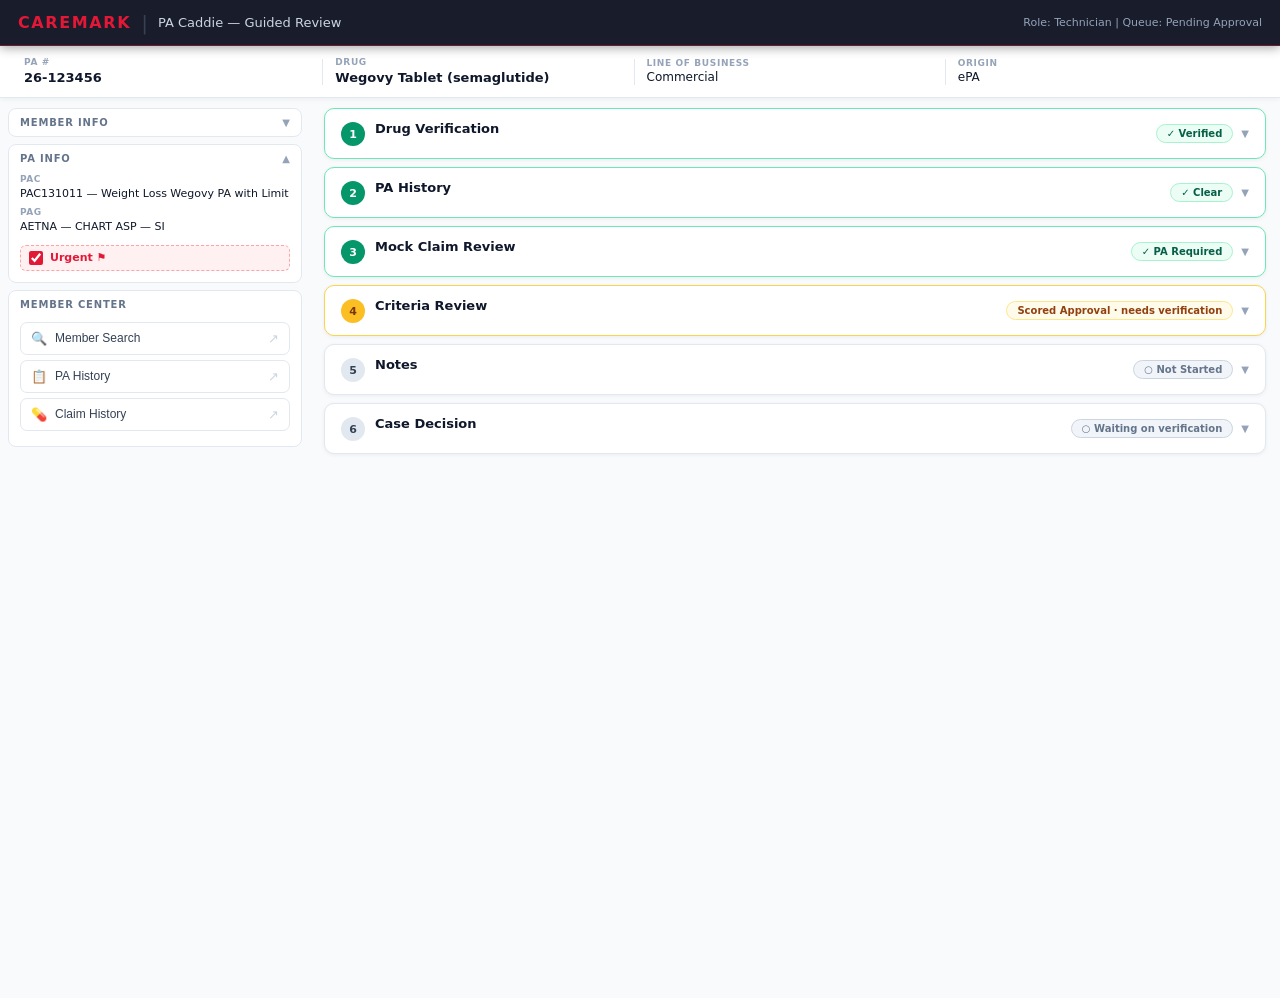
<file: pa_caddie_v4.html>
<!DOCTYPE html>
<html lang="en">
<head>
<meta charset="UTF-8">
<meta name="viewport" content="width=device-width,initial-scale=1">
<title>PA Caddie — Guided Review</title>
<style>
*,*::before,*::after{box-sizing:border-box;margin:0;padding:0}
:root{
  --red:#e31837;--navy:#181c2b;--blue:#2563eb;--blue-lt:#eff6ff;
  --teal:#0284c7;--teal-lt:#e0f2fe;--green:#059669;--green-lt:#ecfdf5;
  --amber:#d97706;--amber-lt:#fffbeb;
  --g50:#f8fafc;--g100:#f1f5f9;--g200:#e2e8f0;--g300:#cbd5e1;
  --g400:#94a3b8;--g500:#64748b;--g700:#334155;--g900:#0f172a;
  --white:#fff;--bar:46px;--strip:52px;--layout-top:98px;
  font-family:'Segoe UI',system-ui,-apple-system,sans-serif;
  font-size:13px;color:var(--g900);
}
/* ─── APPBAR ─────────────────────────────────────── */
.appbar{position:fixed;top:0;left:0;right:0;height:var(--bar);background:var(--navy);border-bottom:1.5px solid rgba(227,24,55,.45);display:flex;align-items:center;padding:0 18px;gap:10px;z-index:300;box-shadow:0 2px 10px rgba(0,0,0,.35)}
.brand{color:var(--red);font-weight:800;font-size:16px;letter-spacing:.1em}
.bar-sep{color:#374151;font-size:20px;font-weight:100}
.bar-title{color:#cbd5e1;font-size:13px;font-weight:400}
.bar-right{margin-left:auto;display:flex;align-items:center;gap:12px}
.bar-role{color:#94a3b8;font-size:11px}
.demo-pill{display:flex;align-items:center;gap:5px;background:rgba(255,255,255,.07);border:1px solid rgba(255,255,255,.14);border-radius:20px;padding:2px 10px 2px 8px}
.demo-lbl{color:#64748b;font-size:9px;text-transform:uppercase;letter-spacing:.07em;flex-shrink:0}
.demo-sel{background:transparent;color:#cbd5e1;border:none;font-size:11px;cursor:pointer;outline:none}
.demo-sel option{background:#1e293b;color:#fff}
/* ─── STRIP ──────────────────────────────────────── */
.strip{position:fixed;top:var(--bar);left:0;right:0;height:var(--strip);background:var(--white);border-bottom:1px solid var(--g200);box-shadow:0 1px 6px rgba(0,0,0,.06);z-index:200;display:flex;align-items:center;padding:0 24px;overflow-x:auto;scrollbar-width:none}
.strip::-webkit-scrollbar{display:none}
.sf{flex:1;min-width:0;display:flex;flex-direction:column;padding:0 12px}
.sf:first-child{padding-left:0}
.sf-lbl{font-size:9px;font-weight:700;color:var(--g400);text-transform:uppercase;letter-spacing:.07em;line-height:1.1;margin-bottom:2px}
.sf-val{font-size:12px;color:var(--g900);white-space:nowrap;overflow:hidden;text-overflow:ellipsis}
.sf-val.b{font-weight:700;font-size:13px}
.strip-div{width:1px;height:26px;background:var(--g200);flex-shrink:0}
/* ─── LEG BAR ────────────────────────────────────── */
.leg-bar{position:fixed;top:calc(var(--bar) + var(--strip));left:0;right:0;background:var(--white);border-bottom:1px solid var(--g200);padding:5px 16px;display:flex;align-items:center;gap:6px;height:36px;z-index:190}
.ltab{padding:3px 12px;border-radius:5px;border:1px solid var(--g200);background:var(--white);color:var(--g700);font-size:11px;font-weight:500;cursor:pointer;transition:all .12s}
.ltab.act{background:var(--navy);color:var(--white);border-color:var(--navy)}
.ltab:hover:not(.act){background:var(--g50)}
.ai-dot{display:inline-block;background:#f59e0b;color:#fff;font-size:8px;font-weight:800;padding:1px 5px;border-radius:8px;margin-right:3px}
/* ─── LAYOUT ─────────────────────────────────────── */
.layout{display:flex;background:var(--g50);min-height:100vh;margin-top:var(--layout-top)}
/* ─── LEFT RAIL ──────────────────────────────────── */
.left-rail{width:310px;min-width:240px;padding:10px 8px;display:flex;flex-direction:column;gap:7px;position:sticky;top:var(--layout-top);max-height:calc(100vh - var(--layout-top));overflow-y:auto;scrollbar-width:thin;align-self:flex-start}
.lsec{background:var(--white);border:1px solid var(--g200);border-radius:8px;overflow:visible}
.lsec-hdr{display:flex;align-items:center;justify-content:space-between;padding:8px 11px;cursor:pointer;user-select:none;border-radius:8px}
.lsec-hdr:hover{background:var(--g50)}
.lsec-ttl{font-size:10px;font-weight:700;color:var(--g500);text-transform:uppercase;letter-spacing:.08em}
.lsec-icon{font-size:10px;color:var(--g400)}
.lsec-body{padding:2px 11px 11px}
.mgrid{display:flex;flex-direction:column;gap:4px}
.mr{display:flex;align-items:baseline;gap:6px}
.ml{font-size:10px;color:var(--g400);font-weight:600;min-width:54px;flex-shrink:0}
.mv{font-size:12px;color:var(--g900)}
.pai-grid{display:flex;flex-direction:column;gap:6px}
.pairow{display:flex;flex-direction:column;gap:2px}
.pail{font-size:9px;font-weight:700;color:var(--g400);text-transform:uppercase;letter-spacing:.06em}
.paiv{font-size:11px;color:var(--g900);line-height:1.4}
.urgent-row{display:flex;align-items:center;gap:7px;margin-top:4px;padding:5px 8px;border-radius:6px;border:1.5px dashed var(--g200);cursor:pointer}
.urgent-row:hover{background:var(--g50)}
.urgent-cb{width:14px;height:14px;cursor:pointer;accent-color:var(--red)}
.urgent-lbl{font-size:11px;color:var(--g700);font-weight:600;cursor:pointer;user-select:none}
.urgent-row.is-urgent{border-color:#fca5a5;background:#fff1f2}
.urgent-row.is-urgent .urgent-lbl{color:var(--red)}
.mc-btns{display:flex;flex-direction:column;gap:5px;padding:2px 0 4px}
.mc-btn{display:flex;align-items:center;gap:8px;width:100%;padding:8px 10px;background:var(--white);border:1.5px solid var(--g200);border-radius:7px;color:var(--g700);font-size:12px;font-weight:500;cursor:pointer;text-align:left;transition:all .12s}
.mc-btn:hover{background:var(--blue-lt);border-color:#93c5fd;color:var(--blue)}
.mc-ico{font-size:13px;line-height:1}
.mc-lbl{flex:1}
.mc-arr{font-size:13px;color:var(--g300);transition:color .12s}
.mc-btn:hover .mc-arr{color:var(--blue)}
/* ─── WORKFLOW MAIN ───────────────────────────────── */
.wf-main{flex:1;min-width:0;padding:10px 14px 24px}
.wf-steps{display:flex;flex-direction:column;gap:8px}
/* ─── STEP CARD ───────────────────────────────────── */
.wf-step{background:var(--white);border:1px solid var(--g200);border-radius:10px;box-shadow:0 1px 4px rgba(15,23,42,.06);overflow:hidden;transition:box-shadow .15s}
.wf-step.wf-active{border-color:#93c5fd;box-shadow:0 0 0 2px rgba(37,99,235,.08),0 1px 4px rgba(15,23,42,.06)}
.wf-step.wf-done{border-color:#6ee7b7}
.wf-step.wf-locked{opacity:.55;pointer-events:none}
.wf-step-hdr{display:flex;align-items:center;justify-content:space-between;padding:12px 16px;cursor:pointer;user-select:none;gap:12px}
.wf-step-hdr:hover{background:var(--g50)}
.wf-step-hdr.no-toggle{cursor:default}
.wf-step-hdr.no-toggle:hover{background:transparent}
.wf-step-left{display:flex;align-items:flex-start;gap:10px;flex:1;min-width:0}
.wf-step-num{width:24px;height:24px;border-radius:50%;background:var(--g200);color:var(--g700);font-size:11px;font-weight:800;display:flex;align-items:center;justify-content:center;flex-shrink:0;margin-top:1px}
.wf-step.wf-active .wf-step-num{background:var(--blue);color:#fff}
.wf-step.wf-done .wf-step-num{background:var(--green);color:#fff}
.wf-step.wf-input{border-color:#fcd34d}
.wf-step.wf-input .wf-step-num{background:#fbbf24;color:#78350f}
.wf-step-meta{flex:1;min-width:0}
.wf-step-title{font-size:13px;font-weight:700;color:var(--g900)}
.wf-step-sub{font-size:11px;color:var(--g500);margin-top:2px;white-space:nowrap;overflow:hidden;text-overflow:ellipsis}
.wf-step-right{display:flex;align-items:center;gap:8px;flex-shrink:0}
.wf-chev{font-size:10px;color:var(--g400)}
/* ─── STATUS BADGES ───────────────────────────────── */
.wf-status{font-size:10px;font-weight:700;padding:3px 10px;border-radius:20px;white-space:nowrap}
.st-verified{background:var(--green-lt);color:#065f46;border:1px solid #a7f3d0}
.st-complete{background:var(--green-lt);color:#065f46;border:1px solid #a7f3d0}
.st-active{background:var(--blue-lt);color:#1e40af;border:1px solid #93c5fd}
.st-review{background:var(--amber-lt);color:#92400e;border:1px solid #fde68a}
.st-pending{background:var(--g100);color:var(--g500);border:1px solid var(--g300)}
.st-warning{background:#fffbeb;color:#92400e;border:1px solid #fde68a}
.st-approved{background:var(--green-lt);color:#065f46;border:1px solid #a7f3d0}
.st-denied{background:#fee2e2;color:#991b1b;border:1px solid #fca5a5}
/* ─── STEP BODY ───────────────────────────────────── */
.wf-step-body{padding:0 16px 16px;border-top:1px solid var(--g100)}
/* ─── INSIGHT ROW ─────────────────────────────────── */
.wf-insight{display:flex;align-items:flex-start;gap:10px;padding:10px 0 8px}
.wf-insight-icon{font-size:15px;line-height:1;flex-shrink:0;padding-top:1px}
.wf-insight-txt{font-size:12px;color:var(--g700);line-height:1.55}
/* ─── DRUG VERIFY BADGES ──────────────────────────── */
.wf-badges{display:flex;gap:8px;flex-wrap:wrap;margin-bottom:8px}
.wf-badge{display:inline-flex;align-items:center;gap:5px;padding:4px 10px;border-radius:6px;font-size:11px;font-weight:600}
.wb-drug{background:#f3f4f6;color:#374151;border:1px solid #d1d5db}
.wb-ndc{background:#f3f4f6;color:#374151;border:1px solid #d1d5db}
/* ─── EXPAND TOGGLE ───────────────────────────────── */
.wf-toggle-btn{display:inline-flex;align-items:center;gap:5px;background:none;border:none;color:var(--teal);font-size:11px;font-weight:600;cursor:pointer;padding:3px 0;transition:color .12s}
.wf-toggle-btn:hover{color:var(--blue)}
.wf-sub-section{margin-top:10px;padding:12px;background:var(--g50);border:1px solid var(--g200);border-radius:7px}
.wf-sub-ttl{font-size:10px;font-weight:700;color:var(--g500);text-transform:uppercase;letter-spacing:.06em;margin-bottom:8px}
/* ─── DRUG EDIT FORM ──────────────────────────────── */
.de-row{display:flex;flex-direction:column;gap:3px;margin-bottom:8px}
.de-lbl{font-size:9px;font-weight:700;color:var(--g500);text-transform:uppercase;letter-spacing:.06em}
.de-val{font-size:12px;color:var(--g900);background:var(--white);border:1.5px solid var(--g200);border-radius:5px;padding:5px 9px}
.de-sel{font-size:12px;color:var(--g900);background:var(--white);border:1.5px solid var(--g200);border-radius:5px;padding:5px 9px;cursor:pointer;width:100%}
.de-sel:focus{outline:none;border-color:var(--blue)}
/* ─── MOCK CLAIM ──────────────────────────────────── */
.mc-form{display:flex;flex-direction:column;gap:10px}
.mc-form-row{display:flex;gap:12px;flex-wrap:wrap}
.mcf{display:flex;flex-direction:column;gap:3px;flex:1;min-width:130px}
.mcf-lbl{font-size:9px;font-weight:700;color:var(--g500);text-transform:uppercase;letter-spacing:.06em}
.mcf-inp{padding:6px 9px;border:1.5px solid var(--g200);border-radius:5px;font-size:12px;font-family:inherit;color:var(--g900);background:var(--white)}
.mcf-inp:focus{outline:none;border-color:var(--blue)}
.mcf-sel{padding:6px 9px;border:1.5px solid var(--g200);border-radius:5px;font-size:12px;font-family:inherit;color:var(--g900);background:var(--white);cursor:pointer;width:100%}
.mc-run-btn{align-self:flex-start;padding:7px 20px;background:var(--blue);color:#fff;border:none;border-radius:6px;font-size:12px;font-weight:600;cursor:pointer;transition:background .12s}
.mc-run-btn:hover{background:#1d4ed8}
.mc-result-area{margin-top:10px;background:var(--white);border:1px solid var(--g200);border-radius:7px;overflow:hidden}
.mc-tabs{display:flex;border-bottom:1px solid var(--g200);background:var(--g50)}
.mc-tab{padding:7px 14px;font-size:11px;font-weight:600;color:var(--g500);cursor:pointer;background:none;border:none;border-bottom:2px solid transparent;transition:all .12s}
.mc-tab:hover{background:var(--g100)}
.mc-tab.act{color:var(--blue);border-bottom:2px solid var(--blue);background:var(--white)}
.mc-tab-ico{margin-right:3px}
.mc-res-body{padding:12px}
.mc-res-lbl{font-size:9px;font-weight:700;color:var(--g500);text-transform:uppercase;letter-spacing:.06em;margin-bottom:4px}
.mc-res-txt{font-size:11px;color:var(--g700);background:var(--g50);border:1px solid var(--g200);border-radius:5px;padding:8px 10px;white-space:pre-wrap;word-break:break-word;min-height:56px;margin-bottom:8px;line-height:1.55}
.mc-settle{font-size:11px;color:var(--g700);background:var(--g50);border:1px solid var(--g200);border-radius:5px;padding:6px 10px;margin-top:4px}
.mc-settle-lbl{font-size:9px;font-weight:700;color:var(--g500);text-transform:uppercase;letter-spacing:.06em;margin-bottom:2px}
/* ─── PA HISTORY STEP ─────────────────────────────── */
.dup-alert{background:#fffbeb;border:1px solid #fde68a;border-radius:7px;padding:10px 12px;display:flex;align-items:flex-start;gap:9px;margin:8px 0}
.dup-ico{font-size:15px;flex-shrink:0}
.dup-ttl{font-size:12px;font-weight:700;color:#92400e;margin-bottom:2px}
.dup-detail{font-size:11px;color:#78350f;line-height:1.45}
.ph-clear{display:flex;align-items:center;gap:8px;padding:8px 0;font-size:12px;color:var(--g500)}
.ph-table{width:100%;border-collapse:collapse;font-size:12px;margin-top:10px}
.ph-table th{text-align:left;padding:6px 10px;background:var(--g50);border-bottom:2px solid var(--g200);font-size:9px;font-weight:700;color:var(--g500);text-transform:uppercase;letter-spacing:.06em}
.ph-table td{padding:7px 10px;border-bottom:1px solid var(--g100);color:var(--g900);vertical-align:middle}
.ph-table tr:last-child td{border-bottom:none}
.ph-table tbody tr:hover td{background:var(--g50)}
.ph-cur td{background:var(--blue-lt)}
.ph-cur-chip{font-size:9px;font-weight:700;padding:1px 5px;background:var(--blue);color:#fff;border-radius:4px;margin-left:5px}
.ph-a{color:var(--green);font-weight:700}
.ph-d{color:var(--red);font-weight:700}
.ph-r{color:var(--amber);font-weight:700}
/* ─── CRITERIA ────────────────────────────────────── */
.crit-nm{font-size:11px;font-weight:600;color:var(--g500);margin-bottom:10px;display:block}
.notice{border-radius:6px;padding:7px 10px;display:flex;gap:8px;align-items:flex-start;font-size:11px;margin-bottom:8px}
.n-fallout{background:#fffbeb;border:1px solid #fde68a;color:#92400e}
.n-dup{background:var(--blue-lt);border:1px solid #bfdbfe;color:#1e40af}
.n-icon{font-size:13px;flex-shrink:0}
.qlist{display:flex;flex-direction:column;gap:5px;margin-bottom:10px}
.qcard{border:1px solid var(--g200);border-radius:7px;background:var(--white);overflow:hidden}
.qcard.qdoc{border-left:3px solid var(--amber)}
.qhdr{display:flex;align-items:center;gap:7px;padding:8px 12px;cursor:pointer}
.qhdr:hover{background:var(--g50)}
.qn{font-size:10px;font-weight:800;color:var(--g400);width:22px;flex-shrink:0}
.qs{font-size:12px;font-weight:500;color:var(--g900);flex:1;min-width:0}
.dbadge{font-size:9px;font-weight:700;padding:1px 7px;border-radius:9px;white-space:nowrap;background:var(--amber-lt);color:#92400e;border:1px solid #fcd34d}
.crbadge{font-size:9px;font-weight:700;padding:1px 7px;border-radius:9px;white-space:nowrap;background:#eff6ff;color:#1e40af;border:1px solid #bfdbfe}
.abadge{font-size:9px;font-weight:700;padding:1px 7px;border-radius:9px;white-space:nowrap;background:var(--green-lt);color:#065f46;border:1px solid #6ee7b7}
.achip{font-size:10px;font-weight:700;padding:2px 9px;border-radius:9px;white-space:nowrap}
.cy{background:var(--g200);color:var(--g700)}
.cn{background:var(--g200);color:var(--g700)}
.qchev{font-size:10px;color:var(--g400);flex-shrink:0}
.qbody{padding:0 12px 11px;border-top:1px solid var(--g100)}
.qfull{font-size:11px;color:var(--g700);line-height:1.65;margin:9px 0 8px}
.ansrow{display:flex;gap:7px;margin-bottom:8px}
.abtn{padding:5px 20px;border-radius:5px;border:1.5px solid var(--g200);background:var(--white);color:var(--g700);font-size:12px;font-weight:600;cursor:pointer;transition:all .1s}
.abtn:hover{background:var(--g50)}
.ay{background:var(--g200);border-color:var(--g500);color:var(--g900)}
.an{background:var(--g200);border-color:var(--g500);color:var(--g900)}
.qact{background:var(--amber-lt);border:1px solid #fde68a;border-radius:5px;padding:6px 9px;font-size:11px;color:#78350f;font-weight:600;margin-bottom:5px}
.qnote{background:var(--g50);border:1px solid var(--g200);border-radius:5px;padding:6px 9px;font-size:11px;color:var(--g700);margin-bottom:5px}
.qev{background:var(--green-lt);border:1px solid #a7f3d0;border-radius:5px;padding:5px 9px;font-size:11px;color:#065f46;margin-bottom:5px}
.qev-green{background:var(--green-lt);border:1px solid #a7f3d0;border-radius:5px;padding:5px 9px;font-size:11px;color:#065f46;margin-bottom:5px}
.qev-amber{background:#fffbeb;border:1px solid #fcd34d;border-radius:5px;padding:5px 9px;font-size:11px;color:#92400e;margin-bottom:5px}
.nlbl,.evlbl{font-weight:700}
.doc-view-btn{display:inline-flex;align-items:center;gap:5px;margin-top:4px;margin-bottom:2px;padding:4px 12px;background:var(--teal-lt);color:var(--teal);border:1.5px solid #7dd3fc;border-radius:6px;font-size:11px;font-weight:600;cursor:pointer;transition:all .12s}
.doc-view-btn:hover{background:#bae6fd}
.calc{background:var(--blue-lt);border:1px solid #bfdbfe;border-radius:6px;padding:8px 10px;margin-bottom:9px}
.calc-fields{display:flex;gap:12px;align-items:flex-end;flex-wrap:wrap}
.cf{display:flex;flex-direction:column;gap:3px}
.clbl{font-size:9px;font-weight:700;color:var(--blue);text-transform:uppercase;letter-spacing:.06em}
.cinp{width:108px;padding:5px 8px;border:1.5px solid #bfdbfe;border-radius:5px;font-size:13px;background:var(--white)}
.cinp:focus{outline:none;border-color:var(--blue)}
.cres{display:flex;flex-direction:column;gap:2px;padding:5px 8px;background:var(--white);border:1.5px solid #bfdbfe;border-radius:5px;min-width:88px}
.cpass{color:var(--green);font-size:14px;font-weight:800}
.cfail{color:var(--red);font-size:14px;font-weight:800}
.csub{font-size:9px;color:var(--g400)}
.calc-hint{font-size:11px;color:var(--g700);margin-bottom:7px}
.qcomment{display:inline-block;margin:2px 0 9px;padding:6px 11px;border:1.5px dashed var(--g300);border-radius:9px;background:var(--g100);font-size:12px;color:var(--g700)}
.calc-confirm{align-self:flex-end;padding:7px 16px;background:var(--blue);color:#fff;border:none;border-radius:6px;font-size:12px;font-weight:600;cursor:pointer}
.calc-confirm:hover:not(:disabled){background:#1d4ed8}
.calc-confirm:disabled{background:var(--g200);color:var(--g400);cursor:not-allowed}
.calc-rec{font-size:11px;color:#065f46;font-weight:600;margin-top:7px}
.crit-foot{border-top:1px solid var(--g100);padding-top:10px;display:flex;flex-direction:column;align-items:flex-start;gap:8px}
.foot-btns{display:flex;gap:7px;flex-wrap:wrap}
.btn-c{background:var(--white);color:var(--red);border:1.5px solid var(--red);border-radius:6px;padding:7px 16px;font-size:12px;font-weight:600;cursor:pointer}
.btn-c:hover{background:#fff1f2}
.score-sep{width:100%;border:none;border-top:1px solid var(--g200);margin:0}
.score-row{width:100%;display:flex;justify-content:center;padding:2px 0 4px}
.score-chip{display:inline-flex;align-items:center;padding:9px 42px;border-radius:8px;font-size:19px;font-weight:800;letter-spacing:.01em;white-space:nowrap}
.sc-a{background:var(--green-lt);color:#065f46;border:1.5px solid #6ee7b7}
.sc-d{background:#fee2e2;color:#991b1b;border:1.5px solid #fca5a5}
.btn-continue{background:var(--green);color:#fff;border:none;border-radius:6px;padding:8px 20px;font-size:12px;font-weight:700;cursor:pointer;display:flex;align-items:center;gap:6px;transition:background .12s}
.btn-continue:hover{background:#047857}
/* ─── MOCK CLAIM OUTCOME ──────────────────────── */
.mc-outcome{border-radius:7px;padding:11px 14px;margin-bottom:10px;display:flex;flex-direction:column;gap:4px}
.mc-outcome-reject{background:#fee2e2;border:1.5px solid #fca5a5}
.mc-outcome-clear{background:var(--green-lt);border:1.5px solid #6ee7b7}
.mc-outcome-code{font-size:13px;font-weight:700}
.mc-code-reject{color:#991b1b}
.mc-code-clear{color:#065f46}
.mc-outcome-detail{font-size:11px;color:var(--g500);margin-top:1px}
.mc-interp{font-size:11px;color:var(--g700);margin-top:3px;font-style:italic}
/* ─── NOTES STEP ──────────────────────────────────── */
.notes-wrap{position:relative;margin-bottom:5px}
.notes-ta{width:100%;min-height:90px;padding:10px 84px 10px 12px;border:1.5px solid var(--g200);border-radius:7px;font-size:12px;font-family:inherit;resize:vertical;color:var(--g900);line-height:1.6}
.notes-ta:focus{outline:none;border-color:var(--blue);box-shadow:0 0 0 2px rgba(37,99,235,.1)}
.gen-btn{position:absolute;right:8px;top:50%;transform:translateY(-50%);background:var(--white);color:var(--teal);border:1.5px solid #7dd3fc;border-radius:6px;padding:7px 6px;font-size:9px;font-weight:700;letter-spacing:.04em;text-transform:uppercase;cursor:pointer;width:68px;text-align:center;line-height:1.35}
.gen-btn:hover{background:var(--teal-lt)}
.ncount{font-size:10px;color:var(--g400);margin-bottom:8px}
/* ─── CASE DECISION ───────────────────────────────── */
.dec-rec{background:var(--green-lt);border:1px solid #a7f3d0;border-radius:7px;padding:12px 14px;margin-bottom:12px;display:flex;align-items:flex-start;gap:10px}
.dec-rec.dec-deny-rec{background:#fff1f2;border-color:#fca5a5}
.dec-rec-ico{font-size:18px;flex-shrink:0}
.dec-rec-body{}
.dec-rec-ttl{font-size:13px;font-weight:700;color:#065f46;margin-bottom:2px}
.dec-deny-rec .dec-rec-ttl{color:#991b1b}
.dec-rec-sub{font-size:11px;color:#047857}
.dec-deny-rec .dec-rec-sub{color:#b91c1c}
.dec-q{font-size:13px;font-weight:600;color:var(--g900);margin-bottom:10px}
.dec-btns{display:flex;gap:8px;flex-wrap:wrap;margin-bottom:4px}
.dec-yes{padding:9px 28px;background:var(--green);color:#fff;border:none;border-radius:6px;font-size:13px;font-weight:700;cursor:pointer;transition:background .12s}
.dec-yes:hover{background:#047857}
.dec-no{padding:9px 24px;background:var(--white);color:var(--g700);border:1.5px solid var(--g200);border-radius:6px;font-size:13px;font-weight:600;cursor:pointer;transition:background .12s}
.dec-no:hover{background:var(--g50)}
.dec-confirm-box{background:#eff6ff;border:1px solid #bfdbfe;border-radius:7px;padding:12px 14px;margin-bottom:10px}
.dec-confirm-ttl{font-size:12px;font-weight:700;color:#1e40af;margin-bottom:8px}
.dec-confirm-btns{display:flex;gap:8px}
.dec-confirm-btn{padding:8px 20px;background:var(--green);color:#fff;border:none;border-radius:6px;font-size:12px;font-weight:700;cursor:pointer;transition:background .12s}
.dec-confirm-btn:hover{background:#047857}
.dec-back-btn{padding:8px 16px;background:var(--white);color:var(--g700);border:1.5px solid var(--g200);border-radius:6px;font-size:12px;font-weight:600;cursor:pointer;transition:background .12s}
.dec-back-btn:hover{background:var(--g50)}
.dec-alt-list{display:flex;flex-direction:column;gap:6px;margin-top:8px}
.dec-alt-btn{padding:8px 14px;background:var(--white);color:var(--g700);border:1.5px solid var(--g200);border-radius:6px;font-size:12px;font-weight:500;cursor:pointer;text-align:left;transition:all .12s}
.dec-alt-btn:hover{background:var(--g50);border-color:var(--g300)}
.dec-alt-btn.selected{background:var(--blue-lt);border-color:#93c5fd;color:#1e40af;font-weight:600}
.dec-alt-confirm-box{background:#fff1f2;border:1px solid #fca5a5;border-radius:7px;padding:12px 14px;margin-top:10px}
.dec-alt-confirm-ttl{font-size:12px;font-weight:700;color:#991b1b;margin-bottom:8px}
.dec-success{text-align:center;padding:24px 16px}
.dec-success-ico{font-size:44px;margin-bottom:10px}
.dec-success-ttl{font-size:17px;font-weight:800;color:var(--green);margin-bottom:5px}
.dec-success-sub{font-size:12px;color:var(--g500);line-height:1.5}
.dec-alt-done{background:var(--g50);border:1px solid var(--g200);border-radius:7px;padding:14px;text-align:center}
.dec-alt-done-ttl{font-size:13px;font-weight:700;color:var(--g700);margin-bottom:4px}
.dec-alt-done-sub{font-size:11px;color:var(--g500)}
/* ─── MODALS ──────────────────────────────────────── */
.doc-overlay,.tool-overlay{position:fixed;inset:0;background:rgba(0,0,0,.52);z-index:9999;display:flex;align-items:center;justify-content:center;padding:24px}
.doc-box{background:var(--white);border-radius:10px;width:100%;max-width:740px;max-height:80vh;display:flex;flex-direction:column;box-shadow:0 20px 60px rgba(0,0,0,.35)}
.doc-hdr{display:flex;align-items:center;justify-content:space-between;padding:14px 18px 12px;border-bottom:1px solid var(--g200);flex-shrink:0}
.doc-ttl{font-size:13px;font-weight:700;color:var(--g900)}
.doc-sub{font-size:10px;color:var(--g400);font-weight:400;margin-top:1px}
.doc-close{background:var(--g100);border:none;border-radius:5px;width:28px;height:28px;cursor:pointer;font-size:13px;color:var(--g700);display:flex;align-items:center;justify-content:center}
.doc-close:hover{background:var(--g200)}
.doc-pre{flex:1;overflow-y:auto;padding:18px;font-family:'Courier New',Consolas,monospace;font-size:11.5px;line-height:1.7;color:var(--g900);white-space:pre-wrap;word-break:break-word}
.doc-foot{display:flex;align-items:center;justify-content:flex-end;padding:10px 18px;border-top:1px solid var(--g100);flex-shrink:0}
.doc-dismiss{padding:6px 20px;background:var(--g100);color:var(--g700);border:1.5px solid var(--g200);border-radius:6px;font-size:12px;font-weight:600;cursor:pointer}
.doc-dismiss:hover{background:var(--g200)}
.tool-box{background:var(--white);border-radius:10px;width:100%;max-width:680px;max-height:78vh;display:flex;flex-direction:column;box-shadow:0 20px 60px rgba(0,0,0,.3);overflow:hidden}
.tool-hdr{display:flex;align-items:center;justify-content:space-between;padding:11px 16px;background:var(--navy);flex-shrink:0}
.tool-hdr-title{font-size:13px;font-weight:700;color:var(--white)}
.tool-hdr-sub{font-size:10px;color:#94a3b8;margin-top:1px}
.tool-hdr-close{background:rgba(255,255,255,.12);border:none;border-radius:5px;width:28px;height:28px;cursor:pointer;font-size:13px;color:#cbd5e1;display:flex;align-items:center;justify-content:center}
.tool-hdr-close:hover{background:rgba(255,255,255,.22)}
.tool-body{flex:1;overflow-y:auto;padding:16px}
.tool-search-bar{display:flex;gap:8px;margin-bottom:14px}
.tool-input{flex:1;padding:7px 11px;border:1.5px solid var(--g200);border-radius:6px;font-size:12px;color:var(--g900);font-family:inherit}
.tool-input:focus{outline:none;border-color:var(--blue)}
.tool-srch-btn{padding:7px 18px;background:var(--blue);color:#fff;border:none;border-radius:6px;font-size:12px;font-weight:600;cursor:pointer}
.tool-srch-btn:hover{background:#1d4ed8}
.tool-result-card{border:1px solid var(--g200);border-radius:8px;overflow:hidden}
.trcard-hdr{display:flex;align-items:center;justify-content:space-between;padding:10px 14px;background:var(--g50);border-bottom:1px solid var(--g200)}
.trcard-ttl{font-size:14px;font-weight:700;color:var(--g900)}
.trcard-badge{padding:2px 10px;border-radius:20px;font-size:10px;font-weight:700}
.tc-active{background:var(--green-lt);color:#065f46;border:1px solid #6ee7b7}
.trow{display:flex;gap:12px;align-items:baseline;padding:6px 14px;border-bottom:1px solid var(--g100)}
.trow:last-child{border-bottom:none}
.trl{font-size:10px;color:var(--g400);font-weight:600;min-width:110px;flex-shrink:0}
.trv{font-size:12px;color:var(--g900)}
.tool-table{width:100%;border-collapse:collapse;font-size:12px}
.tool-table th{text-align:left;padding:8px 12px;background:var(--g50);border-bottom:2px solid var(--g200);font-size:9px;font-weight:700;color:var(--g500);text-transform:uppercase;letter-spacing:.06em}
.tool-table td{padding:8px 12px;border-bottom:1px solid var(--g100);color:var(--g900);vertical-align:middle}
.tool-table tr:last-child td{border-bottom:none}
.tool-table tbody tr:hover td{background:var(--g50)}
.tr-cur td{background:var(--blue-lt)}
.tr-cur-chip{font-size:9px;font-weight:700;padding:1px 5px;background:var(--blue);color:#fff;border-radius:4px;margin-left:5px}
.tb-a{color:var(--green);font-weight:700}
.tb-d{color:var(--red);font-weight:700}
.tb-r{color:var(--amber);font-weight:700}
</style>
</head>
<body>

<!-- APPBAR -->
<header class="appbar">
  <span class="brand">CAREMARK</span>
  <span class="bar-sep">|</span>
  <span class="bar-title">PA Caddie — Guided Review</span>
  <div class="bar-right">
    <span class="bar-role" id="bar-role">Role: Technician &nbsp;|&nbsp; Queue: Pending Approval</span>
  </div>
</header>

<!-- STRIP -->
<div class="strip" id="strip"></div>

<!-- LEG BAR -->
<div class="leg-bar" id="leg-bar" style="display:none"></div>

<!-- LAYOUT -->
<div class="layout" id="layout">

  <!-- LEFT PANEL -->
  <aside class="left-rail" id="left-rail">

    <!-- Member Info — collapsed by default -->
    <div class="lsec">
      <div class="lsec-hdr" onclick="toggleSec('mbr')">
        <span class="lsec-ttl">Member Info</span>
        <span class="lsec-icon" id="mbr-icon">▼</span>
      </div>
      <div class="lsec-body" id="mbr-body" style="display:none"></div>
    </div>

    <!-- PA Info — expanded by default -->
    <div class="lsec">
      <div class="lsec-hdr" onclick="toggleSec('pai')">
        <span class="lsec-ttl">PA Info</span>
        <span class="lsec-icon" id="pai-icon">▲</span>
      </div>
      <div class="lsec-body" id="pai-body"></div>
    </div>

    <!-- Member Center -->
    <div class="lsec">
      <div class="lsec-hdr" style="cursor:default">
        <span class="lsec-ttl">Member Center</span>
      </div>
      <div class="lsec-body" id="mc-body"></div>
    </div>

  </aside>

  <!-- MAIN GUIDED WORKFLOW -->
  <main class="wf-main">
    <div class="wf-steps" id="wf-steps"></div>
  </main>

</div>

<!-- DOCUMENT MODAL -->
<div class="doc-overlay" id="doc-modal" style="display:none" onclick="closeDocOverlay(event)">
  <div class="doc-box">
    <div class="doc-hdr">
      <div>
        <div class="doc-ttl" id="doc-ttl">Clinical Chart Note</div>
        <div class="doc-sub">PA Caddie — retrieved from chart notes</div>
      </div>
      <button class="doc-close" onclick="closeDoc()">✕</button>
    </div>
    <pre id="doc-body" class="doc-pre"></pre>
    <div class="doc-foot">
      <button class="doc-dismiss" onclick="closeDoc()">Close</button>
    </div>
  </div>
</div>

<!-- TOOL MODAL (Member Center) -->
<div class="tool-overlay" id="tool-modal" style="display:none" onclick="closeToolOverlay(event)">
  <div class="tool-box">
    <div class="tool-hdr">
      <div>
        <div class="tool-hdr-title" id="tool-ttl">Tool</div>
        <div class="tool-hdr-sub" id="tool-sub">CVS Caremark</div>
      </div>
      <button class="tool-hdr-close" onclick="closeTool()">✕</button>
    </div>
    <div class="tool-body" id="tool-body"></div>
  </div>
</div>

<script>
// ── SKIP LOGIC (Qset 255357) ─────────────────────────────────────────────────
const SK={
  1:{T:2,F:32},2:{T:3,F:22},3:{T:4,F:7},4:{T:5,F:'D'},5:{T:6,F:'D'},
  6:{T:'D',F:'A'},7:{T:8,F:'D'},8:{T:'D',F:9},9:{T:10,F:13},
  10:{T:11,F:'D'},11:{T:12,F:'D'},12:{T:19,F:'D'},13:{T:14,F:15},
  14:{T:19,F:'D'},15:{T:16,F:17},16:{T:19,F:'D'},17:{T:18,F:'D'},
  18:{T:19,F:'D'},19:{T:20,F:21},20:{T:'D',F:'A'},21:{T:'D',F:'A'},
  22:{T:23,F:'D'},23:{T:'D',F:24},24:{T:25,F:28},25:{T:26,F:'D'},
  26:{T:27,F:'D'},27:{T:'D',F:'A'},28:{T:29,F:'D'},29:{T:30,F:'D'},
  30:{T:31,F:'D'},31:{T:'D',F:'A'},32:{T:33,F:46},33:{T:34,F:'D'},
  34:{T:'D',F:35},35:{T:36,F:'D'},36:{T:37,F:'D'},37:{T:38,F:40},
  38:{T:39,F:'D'},39:{T:'D',F:'A'},40:{T:41,F:'D'},41:{T:42,F:'D'},
  42:{T:'D',F:43},43:{T:44,F:'D'},44:{T:45,F:'D'},45:{T:'D',F:'A'},
  46:{T:47,F:'D'},47:{T:48,F:'D'},48:{T:'D',F:49},49:{T:50,F:54},
  50:{T:51,F:'D'},51:{T:52,F:'D'},52:{T:53,F:'D'},53:{T:'D',F:'A'},
  54:{T:55,F:'D'},55:{T:56,F:'D'},56:{T:57,F:'D'},57:{T:'D',F:'A'}
};

// ── QUESTION METADATA ─────────────────────────────────────────────────────────
const QM={
  1:{s:"Diet + physical activity?",f:"Will the requested drug be used with a reduced-calorie diet AND increased physical activity to reduce excess body weight or maintain weight reduction long term?",att:"Attested by the prescriber on the ePA submission."},
  2:{s:"Patient age 18+?",f:"Is the patient 18 years of age or older?",auto:true},
  3:{s:"Stable maintenance dose (≥3 months)?",f:"Has the patient completed at least 3 months of therapy with the requested drug at a stable maintenance dose? [If the patient is transitioning from another drug therapy for weight loss, please answer no and proceed.]",doc:true},
  4:{s:"Lost ≥5% baseline body weight?",f:"Has the patient lost at least 5 percent of baseline body weight OR has the patient continued to maintain their initial 5 percent weight loss?",doc:true,calc:true,act:"ACTION REQUIRED: If yes, then documentation is required for approval. Document the patient's weight prior to starting drug therapy for weight loss and the patient's current weight, including the dates the weights were taken:"},
  5:{s:"Weight documentation submitted?",f:"Has documentation of the patient's weight prior to starting drug therapy for weight loss and the patient's current weight, including the dates the weights were taken, been submitted to CVS Health?",doc:true},
  6:{s:"Requesting > plan allowance/month?",f:"Does the patient require MORE than the plan allowance per month of any of the following: A) 1 package/4 pens of Wegovy (semaglutide) 0.25 mg/0.5 mL injection, B) 1 package/4 pens of Wegovy (semaglutide) 0.5 mg/0.5 mL injection, C) 1 package/4 pens of Wegovy (semaglutide) 1 mg/0.5 mL injection, D) 1 package/4 pens of Wegovy (semaglutide) 1.7 mg/0.75 mL injection, E) 1 package/4 pens of Wegovy (semaglutide) 2.4 mg/0.75 mL injection, F) 1 package/4 pens of Wegovy (semaglutide) HD 7.2 mg/0.75 mL, G) 30 tablets of Wegovy (semaglutide)?",auto:true,ev:"Test claim: no quantity reject returned. 30 tablets for 30 days is within the plan allowance of 30 tablets per month."},
  7:{s:"Weight mgmt program ≥6 months prior?",f:"Has the patient participated in a comprehensive weight management program that encourages behavioral modification, reduced-calorie diet, AND increased physical activity with continuing follow-up for at least 6 months prior to using drug therapy?",doc:true},
  8:{s:"Baseline BMI < 27 kg/m²?",f:"Does the patient have a baseline body mass index (BMI) of less than 27 kg/m²? [If the patient is transitioning from another drug therapy for weight loss, please consider their baseline BMI at the start of any drug therapy when answering this question.]",doc:true},
  9:{s:"Baseline BMI 27–<30 kg/m²?",f:"Does the patient have a baseline body mass index (BMI) of 27 kg/m² to less than 30 kg/m²? [If the patient is transitioning from another drug therapy for weight loss, please consider their baseline BMI at the start of any drug therapy when answering this question.]",doc:true,act:"ACTION REQUIRED: If yes, then prescriber MUST submit chart notes that show the patient's baseline BMI."},
  10:{s:"BMI chart notes submitted (27–<30)?",f:"Have chart notes showing the patient's baseline body mass index (BMI) been submitted to CVS Health? [If the patient is transitioning from another drug therapy for weight loss, please provide their baseline BMI at the start of any drug therapy.]",doc:true},
  11:{s:"Weight-related comorbidity present?",f:"Does the patient have at least ONE weight-related comorbid condition (e.g., hypertension, type 2 diabetes mellitus, dyslipidemia)? [If the patient is transitioning from another drug therapy for weight loss, please consider their weight-related comorbid condition(s) at the start of any drug therapy when answering this question.]",doc:true,act:"ACTION REQUIRED: If yes, then prescriber MUST submit chart notes that indicate the patient's weight-related comorbid condition(s)."},
  12:{s:"Comorbidity chart notes submitted?",f:"Have chart notes indicating the patient's weight-related comorbid condition(s) been submitted to CVS Health? [If the patient is transitioning from another drug therapy for weight loss, please provide their weight-related comorbid condition(s) at the start of any drug therapy.]",doc:true},
  13:{s:"Baseline BMI 30–<35 kg/m²?",f:"Does the patient have a baseline body mass index (BMI) of 30 kg/m² to less than 35 kg/m²? [If the patient is transitioning from another drug therapy for weight loss, please consider their baseline BMI at the start of any drug therapy when answering this question.]",doc:true,act:"ACTION REQUIRED: If yes, then prescriber MUST submit chart notes that show the patient's baseline BMI."},
  14:{s:"BMI chart notes submitted (30–<35)?",f:"Have chart notes showing the patient's baseline body mass index (BMI) been submitted to CVS Health? [If the patient is transitioning from another drug therapy for weight loss, please provide their baseline BMI at the start of any drug therapy.]",doc:true},
  15:{s:"Baseline BMI 35–<40 kg/m²?",f:"Does the patient have a baseline body mass index (BMI) of 35 kg/m² to less than 40 kg/m²? [If the patient is transitioning from another drug therapy for weight loss, please consider their baseline BMI at the start of any drug therapy when answering this question.]",doc:true,act:"ACTION REQUIRED: If yes, then prescriber MUST submit chart notes that show the patient's baseline BMI."},
  16:{s:"BMI chart notes submitted (35–<40)?",f:"Have chart notes showing the patient's baseline body mass index (BMI) been submitted to CVS Health? [If the patient is transitioning from another drug therapy for weight loss, please provide their baseline BMI at the start of any drug therapy.]",doc:true},
  17:{s:"Baseline BMI ≥40 kg/m²?",f:"Does the patient have a baseline body mass index (BMI) of 40 kg/m² or greater? [If the patient is transitioning from another drug therapy for weight loss, please consider their baseline BMI at the start of any drug therapy when answering this question.]",doc:true,act:"ACTION REQUIRED: If yes, then prescriber MUST submit chart notes that show the patient's baseline BMI."},
  18:{s:"BMI chart notes submitted (≥40)?",f:"Have chart notes showing the patient's baseline body mass index (BMI) been submitted to CVS Health? [If the patient is transitioning from another drug therapy for weight loss, please provide their baseline BMI at the start of any drug therapy.]",doc:true},
  19:{s:"Is this Wegovy injection?",f:"Is this request for Wegovy (semaglutide) injection?",auto:true,ev:"Drug confirmed as WEGOVY (semaglutide) injection per drug record and prescriber submission."},
  20:{s:"Requesting > plan allowance (injection)?",f:"Does the patient require MORE than the plan allowance of 1 package/4 pens per month of any of the following: A) Wegovy 0.25 mg/0.5 mL injection, B) Wegovy 0.5 mg/0.5 mL injection, C) Wegovy 1 mg/0.5 mL injection, D) Wegovy 1.7 mg/0.75 mL injection, E) Wegovy 2.4 mg/0.75 mL injection, F) Wegovy HD 7.2 mg/0.75 mL injection?",auto:true,ev:"Test claim: no quantity reject. Plan allowance 1 pkg/4 pens per month — within limit."},
  21:{s:"Requesting > plan allowance (tablet)?",f:"Does the patient require MORE than the plan allowance of 30 tablets per month of Wegovy (semaglutide)?",auto:true,ev:"Test claim: no quantity reject. Plan allowance 30 tablets per month — within limit."},
  22:{s:"Patient age 12–17?",f:"Is the patient 12 to 17 years of age?",auto:true},
  23:{s:"HD 7.2 mg or tablet form requested?",f:"Is this request for ANY of the following: A) Wegovy (semaglutide) HD 7.2 mg/0.75 mL injection, B) Wegovy (semaglutide) tablets?",auto:true,ev:"Drug confirmed as Wegovy 2.4 mg injection — not HD 7.2 mg or tablet formulation."},
  24:{s:"Continuation of therapy?",f:"Is the request for continuation of therapy for a patient that has successfully titrated to a stable maintenance dose? [If the patient is transitioning from another drug therapy for weight loss, please answer no and proceed.]"},
  25:{s:"BMI reduction from baseline?",f:"Has the patient had a reduction from their baseline body mass index (BMI) OR has the patient continued to maintain their initial BMI reduction?",doc:true,calc:true,act:"ACTION REQUIRED: If yes, then documentation is required for approval. Document the patient's BMI prior to starting drug therapy for weight loss and the patient's current BMI, including the dates the BMIs were taken:"},
  26:{s:"BMI documentation submitted?",f:"Has documentation of the patient's body mass index (BMI) prior to starting drug therapy for weight loss and the patient's current BMI, including the dates the BMIs were taken, been submitted to CVS Health?",doc:true},
  27:{s:"Requesting > plan allowance?",f:"Does the patient require MORE than the plan allowance of 1 package/4 pens of any of the following per month: A) Wegovy 0.25 mg/0.5 mL, B) Wegovy 0.5 mg/0.5 mL, C) Wegovy 1 mg/0.5 mL, D) Wegovy 1.7 mg/0.75 mL, E) Wegovy 2.4 mg/0.75 mL injection?",auto:true,ev:"Test claim: no quantity reject. Within plan allowance."},
  28:{s:"Weight mgmt program ≥6 months prior?",f:"Has the patient participated in a comprehensive weight management program that encourages behavioral modification, reduced-calorie diet, AND increased physical activity with continuing follow-up for at least 6 months prior to using drug therapy?",doc:true},
  29:{s:"BMI ≥95th percentile (age/sex)?",f:"Does the patient have a baseline body mass index (BMI) in the 95th percentile or greater standardized for age and sex (obesity)? [If the patient is transitioning from another drug therapy for weight loss, please consider their baseline BMI at the start of any drug therapy when answering this question.]",doc:true,act:"ACTION REQUIRED: If yes, then prescriber MUST submit chart notes that show the patient's baseline BMI percentile standardized for age and sex."},
  30:{s:"BMI percentile chart notes submitted?",f:"Have chart notes showing the patient's baseline body mass index (BMI) percentile standardized for age and sex been submitted to CVS Health? [If the patient is transitioning from another drug therapy for weight loss, please provide their baseline BMI at the start of any drug therapy.]",doc:true},
  31:{s:"Requesting > plan allowance?",f:"Does the patient require MORE than the plan allowance of 1 package/4 pens of any of the following per month: A) Wegovy 0.25 mg/0.5 mL, B) Wegovy 0.5 mg/0.5 mL, C) Wegovy 1 mg/0.5 mL, D) Wegovy 1.7 mg/0.75 mL, E) Wegovy 2.4 mg/0.75 mL injection?",auto:true,ev:"Test claim: no quantity reject. Within plan allowance."},
  32:{s:"CV risk reduction indication?",f:"Will the requested drug be used to reduce the risk of major adverse cardiovascular events (cardiovascular death, non-fatal myocardial infarction, or non-fatal stroke) in an adult with established cardiovascular disease AND either obesity or overweight?"},
  33:{s:"Used with diet + physical activity?",f:"Is the requested drug being used with a reduced-calorie diet AND increased physical activity?",att:"Attested by the prescriber on the ePA submission."},
  34:{s:"Is this Wegovy HD 7.2 mg injection?",f:"Is this request for Wegovy (semaglutide) HD 7.2 mg injection?",auto:true,ev:"Drug confirmed as Wegovy 2.4 mg/0.75 mL — not HD 7.2 mg formulation."},
  35:{s:"Established CV disease (specific history)?",f:"Does the patient have established cardiovascular disease with a history of ONE of the following: A) previous myocardial infarction (MI), B) previous stroke, C) symptomatic peripheral arterial disease (PAD), as evidenced by intermittent claudication with ankle-brachial index (ABI) less than 0.85 (at rest), peripheral arterial revascularization procedure, or amputation due to atherosclerotic disease, D) prior history of revascularization (coronary artery bypass grafting [CABG], percutaneous coronary intervention [PCI], or angioplasty)?",doc:true,act:"ACTION REQUIRED: If yes, then prescriber MUST submit chart notes supporting the patient's diagnosis, including diagnostic evidence, of at least one of the above conditions."},
  36:{s:"CV disease chart notes submitted?",f:"Have chart notes supporting the patient's diagnosis, including diagnostic evidence, of ONE of the following: A) previous myocardial infarction (MI), B) previous stroke, C) symptomatic peripheral arterial disease (PAD), D) prior history of revascularization (CABG, PCI, or angioplasty), been submitted to CVS Health?",doc:true},
  37:{s:"Continuation of therapy?",f:"Is this request for continuation of therapy?"},
  38:{s:"On maintenance dosage?",f:"Is the patient being treated with a maintenance dosage of the requested drug which is based on individual treatment response and tolerability?"},
  39:{s:"Requesting > plan allowance?",f:"Does the patient require MORE than the plan allowance per month of any of the following: A) 1 package/4 pens Wegovy 0.25 mg/0.5 mL, B) 0.5 mg/0.5 mL, C) 1 mg/0.5 mL, D) 1.7 mg/0.75 mL, E) 2.4 mg/0.75 mL injection, F) 30 tablets Wegovy?",auto:true,ev:"Test claim: no quantity reject. Within plan allowance."},
  40:{s:"Baseline BMI ≥27 kg/m²?",f:"Does the patient have a baseline body mass index (BMI) greater than or equal to 27 kg/m²? [If the patient is transitioning from another drug therapy for weight loss, please consider their baseline BMI at the start of any drug therapy when answering this question.]",doc:true,act:"ACTION REQUIRED: If yes, then prescriber MUST submit chart notes that show the patient's baseline BMI."},
  41:{s:"BMI chart notes submitted?",f:"Have chart notes showing the patient's baseline body mass index (BMI) been submitted to CVS Health? [If the patient is transitioning from another drug therapy for weight loss, please provide their baseline BMI at the start of any drug therapy.]",doc:true},
  42:{s:"Patient has type 2 diabetes?",f:"Does the patient have type 2 diabetes? [Ozempic is indicated to reduce the risk of major cardiovascular events in adults with type 2 diabetes mellitus and established cardiovascular disease. If the patient may be treated with Ozempic, please provide the patient with a new prescription for Ozempic.]"},
  43:{s:"On GDMT for CV disease?",f:"Is the patient currently receiving guideline-directed management and therapy (GDMT) for cardiovascular disease (e.g., lipid-lowering agent, antiplatelet, beta-blocker, renin-angiotensin inhibitor, etc.) OR does the patient have a clinical reason not to be treated with GDMT for cardiovascular disease?",doc:true,act:"ACTION REQUIRED: If yes, then prescriber MUST submit chart notes showing that the patient is currently receiving GDMT for cardiovascular disease or showing the clinical reason why the patient cannot be treated with GDMT (e.g., intolerance, contraindication, allergy)."},
  44:{s:"GDMT chart notes submitted?",f:"Have chart notes showing that the patient is currently receiving guideline-directed management and therapy (GDMT) for cardiovascular disease or showing the clinical reason why the patient cannot be treated with GDMT (e.g., intolerance, contraindication, allergy) been submitted to CVS Health?",doc:true},
  45:{s:"Requesting > plan allowance?",f:"Does the patient require MORE than the plan allowance per month of any of the following: A) 1 package/4 pens Wegovy 0.25 mg/0.5 mL, B) 0.5 mg/0.5 mL, C) 1 mg/0.5 mL, D) 1.7 mg/0.75 mL, E) 2.4 mg/0.75 mL injection, F) 30 tablets Wegovy?",auto:true,ev:"Test claim: no quantity reject. Within plan allowance."},
  46:{s:"MASH / liver fibrosis indication?",f:"Is the requested drug being prescribed for the treatment of noncirrhotic metabolic dysfunction-associated steatohepatitis (MASH), formerly known as nonalcoholic steatohepatitis (NASH), with moderate to advanced liver fibrosis (consistent with stages F2 to F3 fibrosis) in an adult?"},
  47:{s:"Used with diet + physical activity?",f:"Is the requested drug being used with a reduced-calorie diet AND increased physical activity?",att:"Attested by the prescriber on the ePA submission."},
  48:{s:"HD 7.2 mg or tablet form?",f:"Is this request for ANY of the following: A) Wegovy (semaglutide) HD 7.2 mg injection, B) Wegovy (semaglutide) tablets?",auto:true,ev:"Drug confirmed as Wegovy 2.4 mg injection — not HD 7.2 mg or tablet formulation."},
  49:{s:"Continuation of therapy?",f:"Is this request for continuation of therapy?"},
  50:{s:"Positive clinical response?",f:"Has the patient achieved or maintained a positive clinical response to the requested drug (e.g., improvement in liver function such as reduction in alanine aminotransferase [ALT], improvement in Enhanced Liver Fibrosis [ELF] score, improvement in liver stiffness measurement [LSM] by ultrasound-based elastography, magnetic resonance elastography [MRE])?",doc:true,act:"ACTION REQUIRED: If yes, then prescriber MUST submit chart notes or other documentation supporting that the patient achieved or maintained a positive clinical response to the requested drug."},
  51:{s:"Clinical response documentation submitted?",f:"Have chart notes or other documentation supporting that the patient has achieved or maintained a positive clinical response to the requested drug (e.g., improvement in ALT, ELF score, LSM by elastography or MRE) been submitted to CVS Health?",doc:true},
  52:{s:"On maintenance dosage?",f:"Is the patient being treated with a maintenance dosage of the requested drug which is based on individual treatment response and tolerability?"},
  53:{s:"Requesting > plan allowance?",f:"Does the patient require MORE than the plan allowance of 1 package/4 pens of any of the following per month: A) Wegovy 0.25 mg/0.5 mL, B) Wegovy 0.5 mg/0.5 mL, C) Wegovy 1 mg/0.5 mL, D) Wegovy 1.7 mg/0.75 mL, E) Wegovy 2.4 mg/0.75 mL injection?",auto:true,ev:"Test claim: no quantity reject. Within plan allowance."},
  54:{s:"Prescribed by GI/hepatologist?",f:"Is the requested drug being prescribed by, or in consultation with, a gastroenterologist or hepatologist?",doc:true},
  55:{s:"Liver fibrosis confirmed at baseline?",f:"Has the patient's moderate to advanced liver fibrosis (consistent with stages F2 to F3 fibrosis) at baseline been confirmed by ONE of the following: non-invasive liver disease assessment (e.g., ultrasound-based elastography, magnetic resonance elastography [MRE]) OR historical liver biopsy?",doc:true,act:"ACTION REQUIRED: If yes, then prescriber MUST submit chart notes or other documentation supporting that the patient's moderate to advanced liver fibrosis (consistent with stages F2 to F3 fibrosis) at baseline has been confirmed by non-invasive liver disease assessment (ultrasound-based elastography or MRE) OR historical liver biopsy."},
  56:{s:"Liver fibrosis documentation submitted?",f:"Have chart notes or other documentation supporting that the patient's moderate to advanced liver fibrosis (consistent with stages F2 to F3 fibrosis) at baseline has been confirmed by non-invasive liver disease assessment (e.g., ultrasound-based elastography or MRE) OR historical liver biopsy been submitted to CVS Health?",doc:true},
  57:{s:"Requesting > plan allowance?",f:"Does the patient require MORE than the plan allowance of 1 package/4 pens of any of the following per month: A) Wegovy 0.25 mg/0.5 mL, B) Wegovy 0.5 mg/0.5 mL, C) Wegovy 1 mg/0.5 mL, D) Wegovy 1.7 mg/0.75 mL, E) Wegovy 2.4 mg/0.75 mL injection?",auto:true,ev:"Test claim: no quantity reject. Within plan allowance."}
};

// Only Q4 asks the reviewer to act. Every other answer is taken at the prescriber's word.
Object.keys(QM).forEach(k=>{if(Number(k)!==4)delete QM[k].act;});

// ── CLINICAL DOCUMENT TEMPLATES ───────────────────────────────────────────────
const DOC_RH_Q3 = `CLINICAL PROGRESS NOTE — STABLE DOSE DOCUMENTATION
SOURCE: ePA Attachment (1 of 1), page 1
════════════════════════════════════════════════════════════
PATIENT:   Robert Hensley             MRN:     AET-6120485
DOB:       03/02/1971  (Age: 55)      SEX:     Male
PROVIDER:  Dr. M. Okafor, MD          DATE:    2026-07-14
FACILITY:  Aetna Chart ASP — Internal Medicine
════════════════════════════════════════════════════════════
VISIT TYPE:  Wegovy Continuation — Stable Dose Verification

WEGOVY THERAPY HISTORY:

  Wegovy injection (weight management):   Feb 2024 – Dec 2025
  Wegovy tablet (semaglutide):            started Jan 2026

CURRENT THERAPY:
  Wegovy (semaglutide) 25 mg tablet, once daily
  No dose change since 2026-04-15  (3+ months as of July 2026)

CLINICAL NOTE: Patient has completed more than 3 months of therapy
with Wegovy tablets at a stable maintenance dose and is tolerating
treatment. Continuation requested.

Dr. M. Okafor, MD — Internal Medicine | NPI: 5551234567
Signed: 2026-07-14 11:20 EST`;

const DOC_RH_Q4 = `CLINICAL WEIGHT ASSESSMENT — PA DOCUMENTATION
SOURCE: ePA Attachment (1 of 1), page 2
════════════════════════════════════════════════════════════
PATIENT:   Robert Hensley             MRN:     AET-6120485
DOB:       03/02/1971  (Age: 55)      SEX:     Male
PROVIDER:  Dr. M. Okafor, MD          DATE:    2026-07-20
FACILITY:  Aetna Chart ASP — Internal Medicine
════════════════════════════════════════════════════════════
WEIGHT MEASUREMENTS:

  BASELINE (prior to drug therapy):
    Date:    January 26, 2024
    Weight:  174.0 lbs  (78.9 kg)

  CURRENT:
    Date:    July 20, 2026
    Weight:  128.0 lbs  (58.1 kg)

Both weights measured in office on a calibrated scale.

Dr. M. Okafor, MD — NPI: 5551234567
Signed: 2026-07-20 09:40 EST`;

const DOC_RH_Q5 = `DOCUMENTATION SUBMISSION CONFIRMATION
════════════════════════════════════════════════════════════
PATIENT:   Robert Hensley             MRN:     AET-6120485
DATE:      2026-07-23
SUBMITTED BY: Dr. M. Okafor, MD (via ePA portal)
════════════════════════════════════════════════════════════

ATTACHMENTS RECEIVED WITH THE ePA REQUEST:   1

  [1] ePA Attachment
      Document type: ePA Attachment
      Created by:    SYSTEM SERVICES
      Created:       07/23/2026 11:23 AM
      Content:       Progress note (stable dose) and weight record with
                     the date of each weight: baseline 2024-01-26,
                     current 2026-07-20.

STATUS: Weights and the dates they were taken are included.
Reference: EPA-2026-0723-AET6120485-WEGOVY`;

// ── CASE DATA ─────────────────────────────────────────────────────────────────
// Single Wegovy case: ePA Loop-2 fallout (step 1150), approved by a Technician
// on the initial (and only) touch.
const CASES=[
{
  id:"26-123456",
  meta:{drug:"Wegovy Tablet (semaglutide)",submittedDrug:"Wegovy 25MG OR TABS",requestedDrug:"Wegovy Tablet (semaglutide)",
        cls:"PAC131011 — Weight Loss Wegovy PA with Limit",
        dx:"Weight management, Adult",lob:"Commercial",origin:"ePA",
        ref:"4774-C",name:"Weight Loss Wegovy PA with Limit CMK STD 06-2026",
        client:"Aetna — CHART ASP — SI",qset:"255357",ndc:"00169442531",gpi:"612520700003**",urgent:true},
  member:{id:"AET-6120485",name:"Robert Hensley",dob:"03/02/1971",sex:"Male",
          pag:"AETNA — CHART ASP — SI"},
  claim:{code:"75",msg:"Prior Authorization Required",dt:"2026-07-23",
         drug:"WEGOVY 25MG OR TABS",qty:"30 tablets",days:"30"},
  phNote:"✓ No active approved PA found for this member and drug. 1 prior PA on this criteria (01/19/26); 11 prior PAs in the last 24 months across all criteria.",
  legs:[{
    role:"Technician",rev:"C123456",aht:"2:16",ahtS:136,queue:"Pending Approval",isAgent:false,
    fallout:"Automated ePA review stopped at step 1150 — could not validate the outcome code from the criteria form. Case routed to Pending Approval for a manual Verify Criteria Form check.",
    initAns:{1:'T',2:'T',3:'T',4:'T',5:'T',6:'F'},
    comments:{4:"1/26/24 174lbs now 128lbs"},
    notes:{
      2:"DOB: 03/02/1971. Age: 55 years. Meets 18+ threshold.",
      3:"Claims history: 4 consecutive paid fills of Wegovy 25 mg tablets (2026-03-30 to 2026-06-25), 30 tablets each; 11 paid fills of Wegovy in the last 24 months.",
      5:"1 ePA attachment on file, received 07/23/2026 11:23 AM."
    },
    docs:{3:DOC_RH_Q3,4:DOC_RH_Q4,5:DOC_RH_Q5}
  }]
}];

const DRUG_LIST=[
  {label:"Wegovy HD Injection (semaglutide)"},
  {label:"Wegovy Injection (semaglutide)"},
  {label:"Wegovy Tablet (semaglutide)", ndc:"00169442531"},
  {label:"Wegovy 25MG OR TABS",         ndc:"00169442531"},
];

const MOCK_CLAIM_DEFS={
  '26-123456':{qty:'30',days:'30',pharmacyId:'2221113',fillDate:'07/23/2026',physicianId:'',psc:'0',
                  drugName:'WEGOVY 25MG OR TABS',ndc:'00169442531'},
};

const MC_RESULTS={
  '26-123456':{
    msg:{result:'Prior Auth Req - Drug Requires Prior Authorization 75 - Prior Authorization Required 75 8002945979\nFrozen Reset Date - , PlanDrugOptout -',settlement:'00058',code:'75',label:'PA Required'},
    d30:{result:'Prior Auth Req - Drug Requires Prior Authorization 75 - Prior Authorization Required 75 8002945979\nFrozen Reset Date - , PlanDrugOptout -',settlement:'00058',code:'75',label:'PA Required'},
    d60:{result:'Prior Auth Req - Drug Requires Prior Authorization 75 - Prior Authorization Required 75 8002945979\nFrozen Reset Date - , PlanDrugOptout -',settlement:'00058',code:'75',label:'PA Required'},
    d90:{result:'Prior Auth Req - Drug Requires Prior Authorization 75 - Prior Authorization Required 75 8002945979\nQty Limit 76 - Quantity exceeds plan limit (max 30 tablets per 30 days). Quantity reject returned in addition to PA.',settlement:'00058',code:'75, 76',label:'PA Req + QTY Limit'},
  },
};

const CASE_NOTES={
  '26-123456':
`Drug: Wegovy Tablet (semaglutide) 25 mg
Diagnosis: Weight management, Adult
Clinical Info: ePA Loop-2 fallout (step 1150). Verified Q3, Q4 and Q5 - stable maintenance dose confirmed, patient lost >5% baseline body weight (26.4%), weight documentation on file. Q6 within plan allowance.
Outcome: Approve for 12 months
Initials/Date: C123456 Tech 7/23/26`,
};

</script>
<script>
// ── STATE ─────────────────────────────────────────────────────────────────────
let curCase=0, curLeg=0;
let sa=CASES.map(c=>c.legs.map(l=>Object.assign({},l.initAns||{})));

function mkWfSt(){
  return{
    s1Open:false, s1Edit:false,
    s2Card:false, s2Open:false, s2Ran:false, s2Tab:'msg',
    s3Open:false, s3Exp:false,
    s4Open:false, s4Edit:false, calc:{w0:'',w1:''}, qOpen:{}, verified:{},
    s5Open:false, s5Gen:false, s5Text:'',
    s6Open:false, s6State:'idle', s6AltOpt:null,
  };
}
let wfSt=CASES.map(c=>c.legs.map(()=>mkWfSt()));

// ── PATH / SKIP ───────────────────────────────────────────────────────────────
function path(ans){
  const steps=[]; let q=1;
  while(q!=='A'&&q!=='D'){
    steps.push(q);
    const a=ans[q];
    if(a===undefined)return{steps,terminal:null};
    const nxt=SK[q]?.[a==='T'?'T':'F'];
    if(!nxt)return{steps,terminal:null};
    q=nxt;
  }
  return{steps,terminal:q};
}
function prune(ans){
  const{steps}=path(ans), keep=new Set(steps), out={};
  Object.keys(ans).forEach(k=>{if(keep.has(Number(k)))out[k]=ans[k];});
  return out;
}
function score(ans){return path(ans).terminal;}

// ── HELPERS ───────────────────────────────────────────────────────────────────
function el(id){return document.getElementById(id);}
function getCase(){return CASES[curCase];}
function getLeg(){return CASES[curCase].legs[curLeg];}
function getWf(){return wfSt[curCase][curLeg];}

// ── LAYOUT ────────────────────────────────────────────────────────────────────
function updateTop(){
  const hasLegs=getCase().legs.length>1;
  document.documentElement.style.setProperty('--layout-top',(46+52+(hasLegs?36:0))+'px');
}
function renderBarRole(){
  const leg=getLeg();
  const b=el('bar-role');
  if(b)b.textContent=`Role: ${leg.role||'Pharmacist'}  |  Queue: ${leg.queue||'Work Queue'}`;
}
function syncDemoSel(){const s=el('demo-sel');if(s)s.value=String(curCase);}
function renderStrip(){
  const c=getCase();
  el('strip').innerHTML=`
    <div class="sf"><span class="sf-lbl">PA #</span><span class="sf-val b">${c.id}</span></div>
    <div class="strip-div"></div>
    <div class="sf"><span class="sf-lbl">Drug</span><span class="sf-val b">${c.meta.requestedDrug||c.meta.drug}</span></div>
    <div class="strip-div"></div>
    <div class="sf"><span class="sf-lbl">Line of Business</span><span class="sf-val">${c.meta.lob}</span></div>
    <div class="strip-div"></div>
    <div class="sf"><span class="sf-lbl">Origin</span><span class="sf-val">${c.meta.origin}</span></div>`;
}
function renderLegBar(){
  const c=getCase(), bar=el('leg-bar');
  if(c.legs.length<=1){bar.style.display='none';return;}
  bar.style.display='flex';
  bar.innerHTML=c.legs.map((l,i)=>`
    <button class="ltab${i===curLeg?' act':''}" onclick="selectLeg(${i})">
      ${l.isAgent?'<span class="ai-dot">AI</span>':''}Leg ${i+1}: ${l.role}
    </button>`).join('');
}

// ── LEFT PANEL ────────────────────────────────────────────────────────────────
function renderMember(){
  const m=getCase().member;
  el('mbr-body').innerHTML=`
    <div class="mgrid">
      <div class="mr"><span class="ml">Member ID</span><span class="mv">${m.id}</span></div>
      <div class="mr"><span class="ml">Name</span><span class="mv">${m.name}</span></div>
      <div class="mr"><span class="ml">DOB</span><span class="mv">${m.dob}</span></div>
      <div class="mr"><span class="ml">Sex</span><span class="mv">${m.sex}</span></div>
    </div>`;
}
function renderPAInfo(){
  const c=getCase();
  const urgKey=`urgent-${c.id}`;
  let isUrgent=!!c.meta.urgent;try{const sv=localStorage.getItem(urgKey);if(sv!==null)isUrgent=(sv==='true');}catch(e){}
  el('pai-body').innerHTML=`
    <div class="pai-grid">
      <div class="pairow"><span class="pail">PAC</span><span class="paiv">${c.meta.cls}</span></div>
      <div class="pairow"><span class="pail">PAG</span><span class="paiv">${c.member.pag}</span></div>
      <label class="urgent-row${isUrgent?' is-urgent':''}" id="urgent-row">
        <input type="checkbox" class="urgent-cb" id="urgent-cb" ${isUrgent?'checked':''} onchange="toggleUrgent(this)">
        <span class="urgent-lbl">${isUrgent?'Urgent ⚑':'Urgent'}</span>
      </label>
    </div>`;
}
function toggleUrgent(cb){
  const c=getCase();
  try{localStorage.setItem(`urgent-${c.id}`,String(cb.checked));}catch(e){}
  const row=el('urgent-row');
  if(row){
    row.classList.toggle('is-urgent',cb.checked);
    row.querySelector('.urgent-lbl').textContent=cb.checked?'Urgent ⚑':'Urgent';
  }
}
function toggleSec(id){
  const b=el(id+'-body'), ic=el(id+'-icon'); if(!b)return;
  const open=b.style.display!=='none';
  b.style.display=open?'none':'block';
  if(ic)ic.textContent=open?'▼':'▲';
}
function renderMemberCenter(){
  el('mc-body').innerHTML=`
    <div class="mc-btns">
      <button class="mc-btn" onclick="openTool('member-search')"><span class="mc-ico">🔍</span><span class="mc-lbl">Member Search</span><span class="mc-arr">↗</span></button>
      <button class="mc-btn" onclick="openTool('pa-history')"><span class="mc-ico">📋</span><span class="mc-lbl">PA History</span><span class="mc-arr">↗</span></button>
      <button class="mc-btn" onclick="openTool('claim-history')"><span class="mc-ico">💊</span><span class="mc-lbl">Claim History</span><span class="mc-arr">↗</span></button>
    </div>`;
}

// ── TOOL DATA ─────────────────────────────────────────────────────────────────
const TOOL_DATA={
  '26-123456':{
    paHistory:[
      {pa:'26-123456',drug:'WEGOVY 25mg tab',date:'07/23/26',outcome:null},
      {pa:'26-106481935',drug:'WEGOVY tab',date:'01/19/26',outcome:'D'},
    ],
    claimHistory:[
      {dt:'07/23/26',drug:'WEGOVY 25MG TABS',qty:'30 tabs',days:30,status:'Rejected'},
      {dt:'06/25/26',drug:'WEGOVY 25MG TABS',qty:'30 tabs',days:30,status:'Paid'},
      {dt:'05/27/26',drug:'WEGOVY 25MG TABS',qty:'30 tabs',days:30,status:'Paid'},
      {dt:'04/28/26',drug:'WEGOVY 25MG TABS',qty:'30 tabs',days:30,status:'Paid'},
      {dt:'03/30/26',drug:'WEGOVY 25MG TABS',qty:'30 tabs',days:30,status:'Paid'},
    ]
  }
};
function openTool(name){
  const c=getCase(), m=c.member, td=TOOL_DATA[c.id];
  const modal=el('tool-modal'), body=el('tool-body');
  if(!modal||!body)return;
  if(name==='member-search'){
    el('tool-ttl').textContent='Member Search'; el('tool-sub').textContent='CVS Caremark Member Portal';
    body.innerHTML=`<div class="tool-search-bar"><input class="tool-input" type="text" value="${m.id}"><button class="tool-srch-btn">Search</button></div>
      <div class="tool-result-card">
        <div class="trcard-hdr"><span class="trcard-ttl">${m.name}</span><span class="trcard-badge tc-active">● Active</span></div>
        <div class="trow"><span class="trl">Member ID</span><span class="trv">${m.id}</span></div>
        <div class="trow"><span class="trl">Date of Birth</span><span class="trv">${m.dob}</span></div>
        <div class="trow"><span class="trl">Sex</span><span class="trv">${m.sex}</span></div>
        <div class="trow"><span class="trl">Plan / PAG</span><span class="trv">${m.pag}</span></div>
        <div class="trow"><span class="trl">Eligibility</span><span class="trv">01/01/2026 – 12/31/2026</span></div>
        <div class="trow"><span class="trl">Line of Business</span><span class="trv">${c.meta.lob}</span></div>
        <div class="trow"><span class="trl">Client</span><span class="trv">${c.meta.client}</span></div>
      </div>`;
  }else if(name==='pa-history'){
    el('tool-ttl').textContent='PA History'; el('tool-sub').textContent=`${m.name}  ·  ${m.id}`;
    body.innerHTML=buildPAHistoryTbl(td.paHistory,c.id);
  }else if(name==='claim-history'){
    el('tool-ttl').textContent='Claim History'; el('tool-sub').textContent=`${m.name}  ·  ${m.id}`;
    body.innerHTML=buildClaimHistoryTbl(td.claimHistory);
  }
  modal.style.display='flex'; document.body.style.overflow='hidden';
}
function buildPAHistoryTbl(history,currentId){
  const rows=history.map(h=>{
    const cur=h.pa===currentId;
    const badge=h.outcome==='A'?'<span class="tb-a">✓ Approved</span>':h.outcome==='D'?'<span class="tb-d">✗ Denied</span>':'<span class="tb-r">● In Review</span>';
    return`<tr class="${cur?'tr-cur':''}"><td>${h.pa}${cur?' <span class="tr-cur-chip">current</span>':''}</td><td>${h.drug}</td><td>${h.date}</td><td>${badge}</td></tr>`;
  }).join('');
  return`<table class="tool-table"><thead><tr><th>PA Number</th><th>Drug</th><th>Date</th><th>Status</th></tr></thead><tbody>${rows}</tbody></table>`;
}
function buildClaimHistoryTbl(history){
  const rows=history.map(h=>{
    const badge=h.status==='Paid'?'<span class="tb-a">✓ Paid</span>':'<span class="tb-d">✗ Rejected</span>';
    return`<tr><td>${h.dt}</td><td>${h.drug}</td><td>${h.qty}</td><td>${h.days}d</td><td>${badge}</td></tr>`;
  }).join('');
  return`<table class="tool-table"><thead><tr><th>Date</th><th>Drug</th><th>Qty</th><th>Days</th><th>Status</th></tr></thead><tbody>${rows}</tbody></table>`;
}
function closeTool(){const m=el('tool-modal');if(m){m.style.display='none';document.body.style.overflow='';}}
function closeToolOverlay(e){if(e.target===el('tool-modal'))closeTool();}

// ── DOCUMENT MODAL ────────────────────────────────────────────────────────────
function openDoc(qno){
  const leg=getLeg(), content=leg.docs&&leg.docs[qno];
  if(!content)return;
  const q=QM[qno];
  el('doc-ttl').textContent=q?`Q${qno} — ${q.s}`:`Q${qno} Chart Note`;
  el('doc-body').textContent=content;
  const modal=el('doc-modal');
  if(modal){modal.style.display='flex';document.body.style.overflow='hidden';}
}
function closeDoc(){const m=el('doc-modal');if(m){m.style.display='none';document.body.style.overflow='';}}
function closeDocOverlay(e){if(e.target===el('doc-modal'))closeDoc();}

// ── CRITERIA HELPERS ──────────────────────────────────────────────────────────
function calcPct(){
  const c=getWf().calc, w0=parseFloat(c.w0), w1=parseFloat(c.w1);
  return (w0>0&&w1>0)?(1-w1/w0)*100:null;
}
function renderCalc(qno){
  const wf=getWf(), c=wf.calc, pct=calcPct();
  const answered=!!wf.verified[qno];
  const pctTxt=pct!==null?pct.toFixed(1)+'%':'—';
  const pctCls=pct!==null?(pct>=5?'cpass':'cfail'):'';
  const rec=answered?`<div class="calc-rec">Recorded: ${sa[curCase][curLeg][qno]==='T'?'Yes':'No'}</div>`:'';
  return`<div class="calc">
    <div class="calc-hint">Enter the two weights to check the 5% threshold.</div>
    <div class="calc-fields">
      <div class="cf"><span class="clbl">Baseline (lbs)</span>
        <input class="cinp" id="cw0-${qno}" type="number" step="0.1" value="${c.w0}" oninput="updCalc(${qno})">
      </div>
      <div class="cf"><span class="clbl">Current (lbs)</span>
        <input class="cinp" id="cw1-${qno}" type="number" step="0.1" value="${c.w1}" oninput="updCalc(${qno})">
      </div>
      <div class="cf"><span class="clbl">% Loss</span>
        <div class="cres"><span id="cpct-${qno}" class="${pctCls}">${pctTxt}</span><span class="csub">≥5% required</span></div>
      </div>
      <button class="calc-confirm" id="cconf-${qno}" onclick="confirmCalc(${qno})" ${pct===null?'disabled':''}>${answered?'Update answer':'Use result'}</button>
    </div>${rec}
  </div>`;
}
function updCalc(qno){
  const wf=getWf();
  wf.calc.w0=el(`cw0-${qno}`)?.value||''; wf.calc.w1=el(`cw1-${qno}`)?.value||'';
  const pct=calcPct(), s=el(`cpct-${qno}`), btn=el(`cconf-${qno}`);
  if(s){s.textContent=pct!==null?pct.toFixed(1)+'%':'—'; s.className=pct!==null?(pct>=5?'cpass':'cfail'):'';}
  if(btn)btn.disabled=(pct===null);
}
// Questions on the current path that ask the reviewer to verify the prescriber's answer
// (QM[q].act) and have not been verified yet.
function pendingVerify(){
  const wf=getWf(), {steps}=path(sa[curCase][curLeg]);
  return steps.filter(q=>QM[q]&&QM[q].act&&!wf.verified[q]);
}
// After an answer changes, bring back the prescriber's answers for any question that is on the
// new path but was dropped when the path was shorter (for example Q5 and Q6 after a No on Q4).
function restoreInit(ans){
  const init=getLeg().initAns||{};
  for(let i=0;i<60;i++){
    const {steps}=path(ans); let changed=false;
    steps.forEach(q=>{if(ans[q]===undefined&&init[q]!==undefined){ans[q]=init[q];changed=true;}});
    if(!changed)break;
  }
  return ans;
}
function confirmCalc(qno){
  const pct=calcPct(); if(pct===null)return;
  const val=pct>=5?'T':'F';
  let ans=Object.assign({},sa[curCase][curLeg]);
  ans[qno]=val; ans=prune(ans); ans[qno]=val; ans=restoreInit(ans);
  sa[curCase][curLeg]=ans; getWf().verified[qno]=true;
  renderWorkflow();
}
function toggleQ(qno){
  // Open state lives in the workflow state, so it survives re-renders (e.g. after "Use result").
  // The DOM is toggled directly rather than re-rendering, which would drop focus from an input.
  const b=el(`qb-${qno}`), ch=el(`chev-${qno}`); if(!b)return;
  const open=!getWf().qOpen[qno];
  getWf().qOpen[qno]=open;
  b.style.display=open?'block':'none';
  if(ch)ch.textContent=open?'▲':'▼';
}

function renderQCard(qno,ans,leg,isEdit){
  const q=QM[qno]; if(!q)return'';
  const a=ans[qno];
  const attnQs=leg.attnQs||[];
  const isAttn=attnQs.includes(qno);
  // badge: attnQs → "NEEDS ATTN." (amber), doc/act → "CHART REQ." (amber), auto → "Auto Verified" (green)
  let badge='';
  if(isAttn) badge='<span class="dbadge">NEEDS ATTN.</span>';
  else if(q.act) badge=getWf().verified[qno]?'<span class="abadge">Verified</span>':'<span class="dbadge">NEEDS VERIFICATION</span>';
  else if(q.att) badge='<span class="crbadge">Per submission</span>';
  else if((leg.notes&&leg.notes[qno])||(q.auto&&q.ev)) badge='<span class="abadge">Verified</span>';
  else badge='<span class="crbadge">Per submission</span>';

  const chip=(a!==undefined)?`<span class="achip ${a==='T'?'cy':'cn'}">${a==='T'?'Yes':'No'}</span>`:'';
  const calcHtml=(q.calc&&qno===4)?renderCalc(qno):'';
  const note=leg.notes&&leg.notes[qno];
  const hasDocFile=leg.docs&&leg.docs[qno];
  // attnQs: no "View Chart Note" button; regular doc questions: show it
  const docBtn=(!isAttn&&hasDocFile)?`<button class="doc-view-btn" onclick="openDoc(${qno})">📄 View Document</button>`:'';

  const aHtml=isEdit?`<div class="ansrow">
    <button class="abtn${a==='T'?' ay':''}" onclick="setAnsV3(${qno},'T')">Yes</button>
    <button class="abtn${a==='F'?' an':''}" onclick="setAnsV3(${qno},'F')">No</button>
  </div>`:'';

  // every question starts collapsed; the header badge shows where input is needed
  const qOpen=!!getWf().qOpen[qno];
  let bodyContent=`<p class="qfull">${q.f}</p>`;
  if(q.act) bodyContent+=`<p class="qfull" style="margin-top:2px">${q.act}</p>`;
  const cmt=leg.comments&&leg.comments[qno];
  if(cmt) bodyContent+=`<div class="qcomment">${cmt}</div>`;
  if(qno===4)bodyContent+=docBtn;
  bodyContent+=calcHtml;
  if(isEdit) bodyContent+=aHtml;
  const evCls=a==='T'?'qev-green':'qev-amber';
  if(isAttn&&note) bodyContent+=`<div class="qnote"><span class="nlbl">Note:</span> ${note}</div>`;
  else if(note&&!(q.auto&&q.ev)) bodyContent+=`<div class="${evCls}"><span class="evlbl">Evidence:</span> ${note}</div>`;
  if(q.auto&&q.ev) bodyContent+=`<div class="qev"><span class="evlbl">Evidence:</span> ${q.ev}</div>`;
  if(q.att) bodyContent+=`<div class="qnote"><span class="nlbl">Prescriber's answer:</span> ${q.att}</div>`;
  if(qno!==4)bodyContent+=docBtn;

  const hasDocStyle=(q.act||isAttn)?'qdoc':'';
  return`<div class="qcard ${hasDocStyle}" data-qno="${qno}">
    <div class="qhdr" onclick="toggleQ(${qno})">
      <span class="qn">Q${qno}</span><span class="qs">${q.s}</span>
      ${chip}${badge}<span class="qchev" id="chev-${qno}">${qOpen?'▲':'▼'}</span>
    </div>
    <div class="qbody" id="qb-${qno}" style="${qOpen?'':'display:none'}">${bodyContent}</div>
  </div>`;
}

function setAnsV3(qno,val){
  let ans=Object.assign({},sa[curCase][curLeg]);
  ans[qno]=val; ans=prune(ans); ans[qno]=val; ans=restoreInit(ans);
  sa[curCase][curLeg]=ans; if(QM[qno]&&QM[qno].act)getWf().verified[qno]=true;
  renderWorkflow();
}
function cancelAllV3(){
  sa[curCase][curLeg]=Object.assign({},getLeg().initAns||{});
  getWf().calc={w0:'',w1:''}; getWf().verified={};
  renderWorkflow();
}
function s4ToggleEdit(){
  getWf().s4Edit=!getWf().s4Edit;
  renderWorkflow();
}

// ── STEP 1: Drug Verification ─────────────────────────────────────────────────
function renderStep1(c){
  const wf=getWf(), m=c.meta;
  const editHtml=wf.s1Edit?`
    <div class="wf-sub-section">
      <div class="wf-sub-ttl">Edit Drug</div>
      <div class="de-row"><div class="de-lbl">Drug name (as submitted)</div><div class="de-val">${m.submittedDrug}</div></div>
      <div class="de-row">
        <div class="de-lbl">Requested drug</div>
        <select class="de-sel" id="drug-sel">
          ${DRUG_LIST.map((d,i)=>`<option value="${i}"${d.label===m.requestedDrug?' selected':''}>${d.label}</option>`).join('')}
        </select>
      </div>
      <div style="margin-top:8px;display:flex;gap:7px">
        <button style="padding:5px 14px;background:var(--blue);color:#fff;border:none;border-radius:5px;font-size:11px;font-weight:600;cursor:pointer" onclick="s1SaveDrug()">Save</button>
        <button class="wf-toggle-btn" onclick="s1ToggleEdit()">Cancel</button>
      </div>
    </div>`:
    `<button class="wf-toggle-btn" style="margin-top:4px" onclick="s1ToggleEdit()">▾ Edit Drug</button>`;
  const same=m.requestedDrug===m.submittedDrug;
  const bodyHtml=`
    <div class="wf-insight" style="padding-top:12px">
      <div class="wf-insight-icon">✅</div>
      <div class="wf-insight-txt">${same?'Requested drug matches the submitted product.':`Requested drug <strong>set automatically</strong> to match the submitted product (<em>${m.submittedDrug}</em>).`}</div>
    </div>
    <div class="wf-badges">
      <span class="wf-badge wb-drug">Drug name: ${m.submittedDrug}</span>
      <span class="wf-badge wb-drug">Requested drug: ${m.requestedDrug}</span>
      <span class="wf-badge wb-ndc">NDC ${m.ndc||'—'}</span>
      <span class="wf-badge wb-ndc">GPI/GCN ${m.gpi||'—'}</span>
    </div>
    ${editHtml}`;
  return buildStepCard({
    n:1, title:'Drug Verification', sub:'',
    status:'✓ Verified', statusCls:'st-verified',
    open:wf.s1Open, doneCls:'wf-done', body:bodyHtml,
    toggleFn:'toggleStep(1)',
  });
}
function s1ToggleEdit(){getWf().s1Edit=!getWf().s1Edit;renderWorkflow();}
function s1SaveDrug(){
  const sel=el('drug-sel'), d=sel?DRUG_LIST[parseInt(sel.value)]:null;
  if(d){const m=getCase().meta; m.requestedDrug=d.label; m.drug=d.label; m.ndc=d.ndc||null;}
  getWf().s1Edit=false; renderAll();
}

// ── STEP 2: Mock Claim Review ─────────────────────────────────────────────────
function renderMCOutcome(c){
  const cl=c.claim;
  const isBad=false; // reject code 75 (PA Required) = valid expected outcome — green
  const cls=isBad?'mc-outcome-reject':'mc-outcome-clear';
  const codeCls=isBad?'mc-code-reject':'mc-code-clear';
  const icon=isBad?'✗':'✓';
  return`<div class="mc-outcome ${cls}">
    <div class="mc-outcome-code ${codeCls}">${icon} Reject Code ${cl.code} — ${cl.msg}</div>
    <div class="mc-outcome-detail">${cl.drug}  ·  ${cl.qty}  ·  ${cl.days}-day supply  ·  Filled ${cl.dt}</div>
    <div class="mc-interp">PA is required. Continue working — do not turn away the member.</div>
  </div>`;
}
function renderStep2(c){
  const wf=getWf(), cl=c.claim, mcDef=MOCK_CLAIM_DEFS[c.id]||{};
  const sub='';
  const outcomeHtml=renderMCOutcome(c);
  const mcExpandBtn=`<button class="wf-toggle-btn" onclick="s2Toggle()">${wf.s2Open?'▴ Hide Manual Mock Claim':'▾ Run Manual Mock Claim'}</button>`;

  let mcFormHtml='';
  if(wf.s2Open){
    const resultHtml=wf.s2Ran?buildMCResult(c):'';
    mcFormHtml=`<div class="wf-sub-section">
      <div class="wf-sub-ttl">Manual Mock Claim</div>
      <div class="mc-form">
        <div class="mc-form-row">
          <div class="mcf mcf-wide"><div class="mcf-lbl">Drug Name</div><input class="mcf-inp" type="text" value="${c.meta.drug}" readonly style="background:var(--g50);color:var(--g600)"></div>
          <div class="mcf"><div class="mcf-lbl">NDC</div><input class="mcf-inp" type="text" value="${c.meta.ndc||''}" readonly style="background:var(--g50);color:var(--g600)"></div>
        </div>
        <div class="mc-form-row">
          <div class="mcf"><div class="mcf-lbl">Quantity</div><input class="mcf-inp" id="mc-qty" type="text" value="${mcDef.qty||'4'}"></div>
          <div class="mcf"><div class="mcf-lbl">Days Supply</div><input class="mcf-inp" id="mc-days" type="text" value="${mcDef.days||'28'}"></div>
          <div class="mcf"><div class="mcf-lbl">Pharmacy ID</div><input class="mcf-inp" id="mc-pharm" type="text" value="${mcDef.pharmacyId||'2221113'}"></div>
        </div>
        <div class="mc-form-row">
          <div class="mcf"><div class="mcf-lbl">Fill Date</div><input class="mcf-inp" id="mc-fill" type="text" value="${mcDef.fillDate||''}"></div>
          <div class="mcf"><div class="mcf-lbl">Physician ID</div><input class="mcf-inp" id="mc-phys" type="text" value="${mcDef.physicianId||''}"></div>
          <div class="mcf"><div class="mcf-lbl">Product Selection Code</div>
            <select class="mcf-sel" id="mc-psc">
              <option value="0" ${(mcDef.psc||'0')==='0'?'selected':''}>0 — Not Specified</option>
              <option value="1">1 — Substitution Allowed</option>
              <option value="2">2 — Substitution Not Allowed</option>
              <option value="3">3 — Substitution Allowed — Brand Dispensed</option>
            </select>
          </div>
        </div>
        <button class="mc-run-btn" onclick="runMockClaim()">Run Mock Claim</button>
      </div>
      ${resultHtml}
    </div>`;
  }

  const statusTxt=wf.s2Ran?'✓ Mock Ran':'✓ PA Required';
  const statusCls=wf.s2Ran?'st-complete':'st-verified';
  const bodyHtml=`<div style="padding-top:12px">${outcomeHtml}</div>${mcExpandBtn}${mcFormHtml}`;

  return buildStepCard({
    n:3, title:'Mock Claim Review', sub,
    status:statusTxt, statusCls,
    open:wf.s2Card, doneCls:'wf-done', body:bodyHtml,
    toggleFn:'toggleStep(2)',
  });
}
function buildMCResult(c){
  const wf=getWf(), res=MC_RESULTS[c.id];
  if(!res)return'';
  const tabs=['msg','d30','d60','d90'];
  const tabLabels={msg:'Message',d30:'30 days',d60:'60 days',d90:'90 days'};
  const activeRes=res[wf.s2Tab]||res.msg;
  const tabHtml=tabs.map(t=>`<button class="mc-tab${wf.s2Tab===t?' act':''}" onclick="setMcTab('${t}')">${tabLabels[t]}</button>`).join('');
  return`<div class="mc-result-area" style="margin-top:10px">
    <div class="mc-tabs">${tabHtml}</div>
    <div class="mc-res-body">
      <div class="mc-res-lbl">Mock claim results — ${tabLabels[wf.s2Tab]} (reject code: ${activeRes.code})</div>
      <div class="mc-res-txt">${activeRes.result}</div>
      <div><div class="mc-settle-lbl">Settlement codes</div><div class="mc-settle">${activeRes.settlement}</div></div>
    </div>
  </div>`;
}
function s2Toggle(){getWf().s2Open=!getWf().s2Open;renderWorkflow();}
function runMockClaim(){getWf().s2Ran=true;getWf().s2Open=true;renderWorkflow();}
function setMcTab(t){getWf().s2Tab=t;renderWorkflow();}

// ── STEP 3: PA History ────────────────────────────────────────────────────────
function renderStep3(c){
  const wf=getWf(), td=TOOL_DATA[c.id];
  const hasDup=false;
  const dupPa='';
  let status, statusCls, alertHtml;
  if(hasDup){
    status='⚠ Duplicate Found'; statusCls='st-warning';
    alertHtml=`<div class="dup-alert" style="margin-top:12px">
      <div class="dup-ico">⚠️</div>
      <div>
        <div class="dup-ttl">Potential Duplicate PA: ${dupPa}</div>
        <div class="dup-detail">Prior approved PA for this member/drug/PAG is on file (approved 01/22/26). Verify this PA covers a new authorization period before proceeding.</div>
      </div>
    </div>`;
  }else{
    status='✓ Clear'; statusCls='st-verified';
    alertHtml=`<div class="ph-clear" style="padding-top:12px">${c.phNote||'✓ No relevant prior PA history identified for this member and drug combination.'}</div>`;
  }
  const histTableHtml=wf.s3Exp?`<div style="overflow-x:auto;margin-top:8px">${buildPAHistStep(td.paHistory,c.id)}</div>`:'';
  const expBtn=`<div style="margin-top:8px"><button class="wf-toggle-btn" onclick="s3ToggleExp()">${wf.s3Exp?'▴ Hide PA History':'▾ View Full PA History'}</button></div>`;
  const bodyHtml=alertHtml+expBtn+histTableHtml;

  return buildStepCard({
    n:2, title:'PA History', sub:'',
    status, statusCls,
    open:wf.s3Open, doneCls:(hasDup?'':'wf-done'), body:bodyHtml,
    toggleFn:'toggleStep(3)',
  });
}
function buildPAHistStep(history,currentId){
  const rows=history.map(h=>{
    const cur=h.pa===currentId;
    const badge=h.outcome==='A'?'<span class="ph-a">✓ Approved</span>':h.outcome==='D'?'<span class="ph-d">✗ Denied</span>':'<span class="ph-r">● In Review</span>';
    return`<tr class="${cur?'ph-cur':''}"><td>${h.pa}${cur?' <span class="ph-cur-chip">current</span>':''}</td><td>${h.drug}</td><td>${h.date}</td><td>${badge}</td></tr>`;
  }).join('');
  return`<table class="ph-table"><thead><tr><th>PA Number</th><th>Drug</th><th>Date</th><th>Status</th></tr></thead><tbody>${rows}</tbody></table>`;
}
function s3ToggleExp(){getWf().s3Exp=!getWf().s3Exp;renderWorkflow();}

// ── STEP 4: Criteria Review ───────────────────────────────────────────────────
function renderStep4(c){
  const wf=getWf(), leg=getLeg();
  const ans=sa[curCase][curLeg];
  const sc=score(ans);
  const isEdit=wf.s4Edit;

  // Status: Scored Approval / Scored Denial / Unscored
  let status, statusCls;
  const pend=pendingVerify();
  if(sc==='A'&&pend.length){status='Scored Approval · needs verification'; statusCls='st-warning';}
  else if(sc==='A'){status='Scored Approval'; statusCls='st-complete';}
  else if(sc==='D'){status='Scored Denial'; statusCls='st-denied';}
  else{status='Input required'; statusCls='st-warning';}

  const{steps}=path(ans);
  let notices='';
  if(leg.fallout)notices+=`<div class="notice n-fallout"><span class="n-icon">⚡</span><span><strong>ePA Loop-2 Fallout:</strong> ${leg.fallout}</span></div>`;
  if(sc==='A'&&pend.length)notices+=`<div class="notice n-fallout"><span class="n-icon">⚠</span><span>Scores to <strong>Approval</strong> on the prescriber's answers. ${pend.map(q=>'Q'+q).join(', ')} still ${pend.length>1?'need':'needs'} your verification before you approve.</span></div>`;
  if(leg.dupNote)notices+=`<div class="notice n-dup"><span class="n-icon">ℹ</span><span>${leg.dupNote}</span></div>`;

  const qHtml=steps.length?steps.map(qno=>renderQCard(qno,ans,leg,isEdit)).join(''):`<p style="font-size:12px;color:var(--g400);font-style:italic;padding:6px 0">No criteria path available.</p>`;

  // Footer
  let footerHtml;
  if(isEdit){
    const scoreHtml=sc?`<hr class="score-sep"><div class="score-row"><span class="score-chip ${sc==='A'?'sc-a':'sc-d'}">${sc==='A'?'✓ Approval':'✗ Denial'}</span></div>`:'';
    footerHtml=`<div class="crit-foot">
      <div class="foot-btns">
        <button class="btn-c" onclick="cancelAllV3()">Cancel All</button>
        <button style="padding:7px 14px;background:var(--white);color:var(--blue);border:1.5px solid var(--blue);border-radius:6px;font-size:12px;font-weight:600;cursor:pointer" onclick="s4ToggleEdit()">Exit Edit</button>
      </div>
      ${scoreHtml}
    </div>`;
  }else{
    const scoreHtml=sc?`<hr class="score-sep"><div class="score-row"><span class="score-chip ${sc==='A'?'sc-a':'sc-d'}">${sc==='A'?'✓ Approval':'✗ Denial'}</span></div>`:'';
    footerHtml=`<div class="crit-foot">
      <div class="foot-btns">
        <button style="padding:7px 14px;background:var(--blue);color:#fff;border:none;border-radius:6px;font-size:12px;font-weight:600;cursor:pointer" onclick="s4ToggleEdit()">Edit</button>
      </div>
      ${scoreHtml}
    </div>`;
  }

  const bodyHtml=`<div style="padding-top:4px"><span class="crit-nm">${c.meta.name}</span></div>${notices}<div class="qlist">${qHtml}</div>${footerHtml}`;

  return buildStepCard({
    n:4, title:'Criteria Review', sub:'',
    status, statusCls,
    open:wf.s4Open, doneCls:(sc&&!pend.length)?'wf-done':'wf-input', body:bodyHtml,
    toggleFn:'toggleStep(4)',
  });
}

// ── STEP 5: Notes ─────────────────────────────────────────────────────────────
function renderStep5(c){
  const wf=getWf();
  let status, statusCls, sub;
  if(wf.s5Gen){status='✓ Notes Generated';statusCls='st-complete';sub='';}
  else{status='○ Not Started';statusCls='st-pending';sub='';}
  const txt=wf.s5Text;
  const bodyHtml=`<div style="padding-top:12px">
    <div class="notes-wrap">
      <textarea class="notes-ta" id="notes-ta" maxlength="3000" placeholder="Enter or generate notes..." oninput="onNoteChange()">${txt}</textarea>
      <button class="gen-btn" onclick="genNoteV3()">Generate<br>Notes</button>
    </div>
    <div class="ncount" id="ncount">Characters remaining: ${3000-txt.length}</div>
  </div>`;

  return buildStepCard({
    n:5, title:'Notes', sub,
    status, statusCls,
    open:wf.s5Open, doneCls:wf.s5Gen?'wf-done':'', body:bodyHtml,
    toggleFn:'toggleStep(5)',
  });
}
function genNoteV3(){
  const c=getCase(), wf=getWf();
  let note;
  if(CASE_NOTES[c.id]&&score(sa[curCase][curLeg])==='A'&&!pendingVerify().length){
    note=CASE_NOTES[c.id];
  }else{
    const ans=sa[curCase][curLeg], sc=score(ans), {steps}=path(ans);
    const outcome=(sc==='A'&&pendingVerify().length)?'Pending verification':sc==='A'?'Approve for 12 months':sc==='D'?'Deny — criteria not met':'Pending review';
    const leg=getLeg();
    const today=new Date().toLocaleDateString('en-US',{month:'numeric',day:'numeric',year:'2-digit'});
    const answered=steps.filter(q=>ans[q]!==undefined);
    note=`Drug: ${c.meta.drug}\nDiagnosis: ${c.meta.dx}\nClinical Info: Reviewed Q${answered.join(', Q')}, documentation verified\nOutcome: ${outcome}\nInitials/Date: ${leg.rev} ${leg.role.split(' ')[0]} ${today}`;
  }
  wf.s5Text=note; wf.s5Gen=true; wf.s5Open=true;
  renderWorkflow();
}
function onNoteChange(){
  const ta=el('notes-ta'); if(!ta)return;
  getWf().s5Text=ta.value;
  const cc=el('ncount'); if(cc)cc.textContent=`Characters remaining: ${3000-ta.value.length}`;
}

// ── STEP 6: Case Decision ─────────────────────────────────────────────────────
function renderStep6(c){
  const wf=getWf(), sc=score(sa[curCase][curLeg]);
  const recApprove=sc==='A'||sc===null;
  let status, statusCls, sub, bodyHtml;
  const pendQ=pendingVerify();
  if((sc===null||pendQ.length)&&wf.s6State==='idle'){
    return buildStepCard({
      n:6, title:'Case Decision', sub:'',
      status:'○ Waiting on verification', statusCls:'st-pending',
      open:wf.s6Open, doneCls:'', toggleFn:'toggleStep(6)',
      body:`<div class="ph-clear" style="padding-top:12px">${pendQ.length?`The criteria score to Approval on the prescriber's answers. Verify ${pendQ.map(q=>'Q'+q).join(', ')} in the Criteria Review first.`:'Finish the Criteria Review first. At least one question is still waiting on your input.'}</div>`,
    });
  }

  if(wf.s6State==='done'){
    status='✓ Approved'; statusCls='st-approved'; sub='';
    bodyHtml=`<div class="dec-success">
      <div class="dec-success-ico">✅</div>
      <div class="dec-success-ttl">PA Approved and Closed</div>
      <div class="dec-success-sub">Case ${c.id} has been approved.<br>The approval has been recorded and the case is now closed.</div>
    </div>`;
  }else if(wf.s6State==='alt-done'){
    const labels={deny:'Denied',pending:'Set to Pending',rfi:'RFI Requested',internal:'Internal Denial',abort:'Aborted'};
    status=`✓ ${labels[wf.s6AltOpt]||'Closed'}`; statusCls='st-pending'; sub='';
    bodyHtml=`<div class="dec-alt-done">
      <div class="dec-alt-done-ttl">Case action completed: ${labels[wf.s6AltOpt]||wf.s6AltOpt}</div>
      <div class="dec-alt-done-sub">Case ${c.id} has been closed with the selected action.</div>
    </div>`;
  }else if(wf.s6State==='confirm'){
    status='● Pending Confirmation'; statusCls='st-active'; sub='';
    bodyHtml=`<div style="padding-top:12px"><div class="dec-rec ${recApprove?'':'dec-deny-rec'}">
      <div class="dec-rec-ico">${recApprove?'✅':'ℹ'}</div>
      <div class="dec-rec-body">
        <div class="dec-rec-ttl">Recommended: ${recApprove?'Approve':'Deny'}</div>
        <div class="dec-rec-sub">${recApprove?'All criteria verified.':'Criteria not fully met.'}</div>
      </div>
    </div>
    <div class="dec-confirm-box">
      <div class="dec-confirm-ttl">Please confirm that you intend to approve this PA.</div>
      <div class="dec-confirm-btns">
        <button class="dec-confirm-btn" onclick="decConfirmApprove()">Confirm Approval</button>
        <button class="dec-back-btn" onclick="decGoBack()">Go Back</button>
      </div>
    </div></div>`;
  }else if(wf.s6State==='alt'){
    status='● Select Action'; statusCls='st-active'; sub='';
    const opts=[
      {k:'internal',lbl:'Internal Denial'},
      {k:'pending', lbl:'Set to Pending'},
      {k:'rfi',     lbl:'RFI'},
      {k:'deny',    lbl:'Deny'},
      {k:'abort',   lbl:'Abort'},
    ];
    const altBtns=opts.map(o=>`<button class="dec-alt-btn${wf.s6AltOpt===o.k?' selected':''}" onclick="decSelectAlt('${o.k}')">${o.lbl}</button>`).join('');
    const confirmBox=wf.s6AltOpt?`<div class="dec-alt-confirm-box">
      <div class="dec-alt-confirm-ttl">Confirm action: ${opts.find(o=>o.k===wf.s6AltOpt)?.lbl}</div>
      <div style="display:flex;gap:7px">
        <button class="dec-confirm-btn" style="background:var(--red)" onclick="decConfirmAlt()">Confirm</button>
        <button class="dec-back-btn" onclick="decGoBack()">Go Back</button>
      </div>
    </div>`:'';
    bodyHtml=`<div style="padding-top:12px"><div class="dec-rec ${recApprove?'':'dec-deny-rec'}">
      <div class="dec-rec-ico">${recApprove?'✅':'⚠️'}</div>
      <div class="dec-rec-body"><div class="dec-rec-ttl">Recommended: ${recApprove?'Approve':'Deny'}</div></div>
    </div>
    <div class="dec-q">Select an alternative close option:</div>
    <div class="dec-alt-list">${altBtns}</div>${confirmBox}</div>`;
  }else{
    // idle
    status='● Active'; statusCls='st-active'; sub='';
    bodyHtml=`<div style="padding-top:12px"><div class="dec-rec ${recApprove?'':'dec-deny-rec'}">
      <div class="dec-rec-ico">${recApprove?'✅':'⚠️'}</div>
      <div class="dec-rec-body">
        <div class="dec-rec-ttl">Recommended decision: ${recApprove?'Approve':'Deny'}</div>
        <div class="dec-rec-sub">${recApprove?'All criteria verified. Documentation complete. Approval is supported.':'Criteria not fully met per documentation on file.'}</div>
      </div>
    </div>
    <div class="dec-q">Would you like to ${recApprove?'approve':'deny'} this PA?</div>
    <div class="dec-btns">
      <button class="dec-yes" onclick="decYes()">Yes</button>
      <button class="dec-no" onclick="decNo()">No — Other Options</button>
    </div></div>`;
  }

  return buildStepCard({
    n:6, title:'Case Decision', sub,
    status, statusCls,
    open:wf.s6Open,
    doneCls:(wf.s6State==='done'||wf.s6State==='alt-done')?'wf-done':'wf-active',
    body:bodyHtml, toggleFn:'toggleStep(6)',
  });
}
function decYes(){getWf().s6State='confirm';renderWorkflow();}
function decNo(){getWf().s6State='alt';getWf().s6AltOpt=null;renderWorkflow();}
function decConfirmApprove(){getWf().s6State='done';renderWorkflow();}
function decGoBack(){getWf().s6State='idle';getWf().s6AltOpt=null;renderWorkflow();}
function decSelectAlt(opt){getWf().s6AltOpt=opt;renderWorkflow();}
function decConfirmAlt(){getWf().s6State='alt-done';renderWorkflow();}

// ── BUILD STEP CARD ───────────────────────────────────────────────────────────
function buildStepCard({n,title,sub,status,statusCls,open,doneCls,body,toggleFn}){
  const openBody=open!==false;
  return`<div class="wf-step ${doneCls||''}" id="step-${n}">
    <div class="wf-step-hdr" onclick="${toggleFn}">
      <div class="wf-step-left">
        <div class="wf-step-num">${n}</div>
        <div class="wf-step-meta">
          <div class="wf-step-title">${title}</div>
          ${sub?`<div class="wf-step-sub">${sub}</div>`:''}
        </div>
      </div>
      <div class="wf-step-right">
        <span class="wf-status ${statusCls}">${status}</span>
        <span class="wf-chev">${openBody?'▲':'▼'}</span>
      </div>
    </div>
    <div class="wf-step-body" id="step-${n}-body" style="${openBody?'':'display:none'}">${body}</div>
  </div>`;
}

// ── STEP TOGGLE ───────────────────────────────────────────────────────────────
function toggleStep(n){
  const wf=getWf();
  const keys={1:'s1Open',2:'s2Card',3:'s3Open',4:'s4Open',5:'s5Open',6:'s6Open'};
  const k=keys[n]; if(!k)return;
  wf[k]=!wf[k];
  renderWorkflow();
}

// ── RENDER WORKFLOW ───────────────────────────────────────────────────────────
function renderWorkflow(){
  const c=getCase();
  const container=el('wf-steps'); if(!container)return;
  container.innerHTML=
    renderStep1(c)+
    renderStep3(c)+
    renderStep2(c)+
    renderStep4(c)+
    renderStep5(c)+
    renderStep6(c);
}

// ── NAVIGATION ────────────────────────────────────────────────────────────────
function selectCase(idx){
  curCase=parseInt(idx); curLeg=0;
  renderAll();
}
function selectLeg(idx){
  curLeg=idx;
  renderAll();
}

// ── RENDER ALL ────────────────────────────────────────────────────────────────
function renderAll(){
  updateTop(); syncDemoSel(); renderBarRole(); renderStrip(); renderLegBar();
  renderMember(); renderPAInfo(); renderMemberCenter();
  renderWorkflow();
}
document.addEventListener('DOMContentLoaded',()=>renderAll());

</script>
</body>
</html>
</file>
